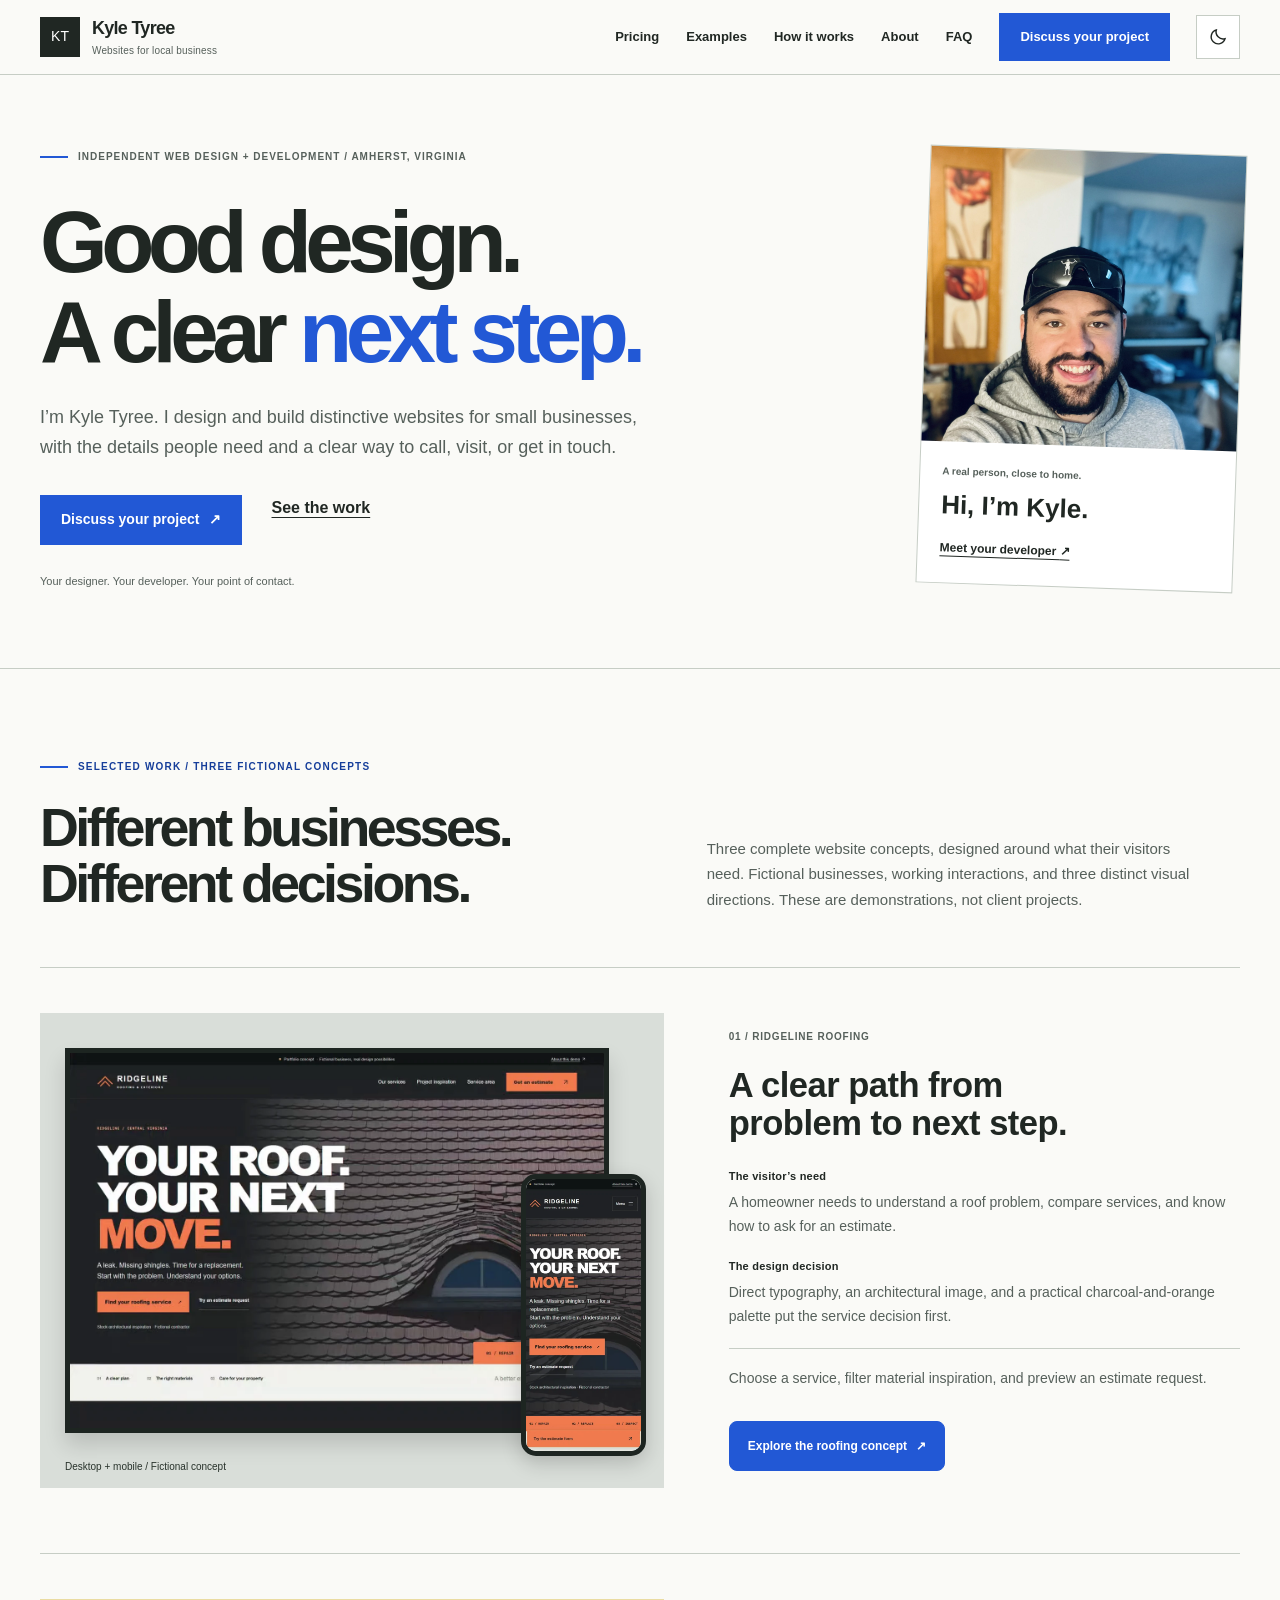
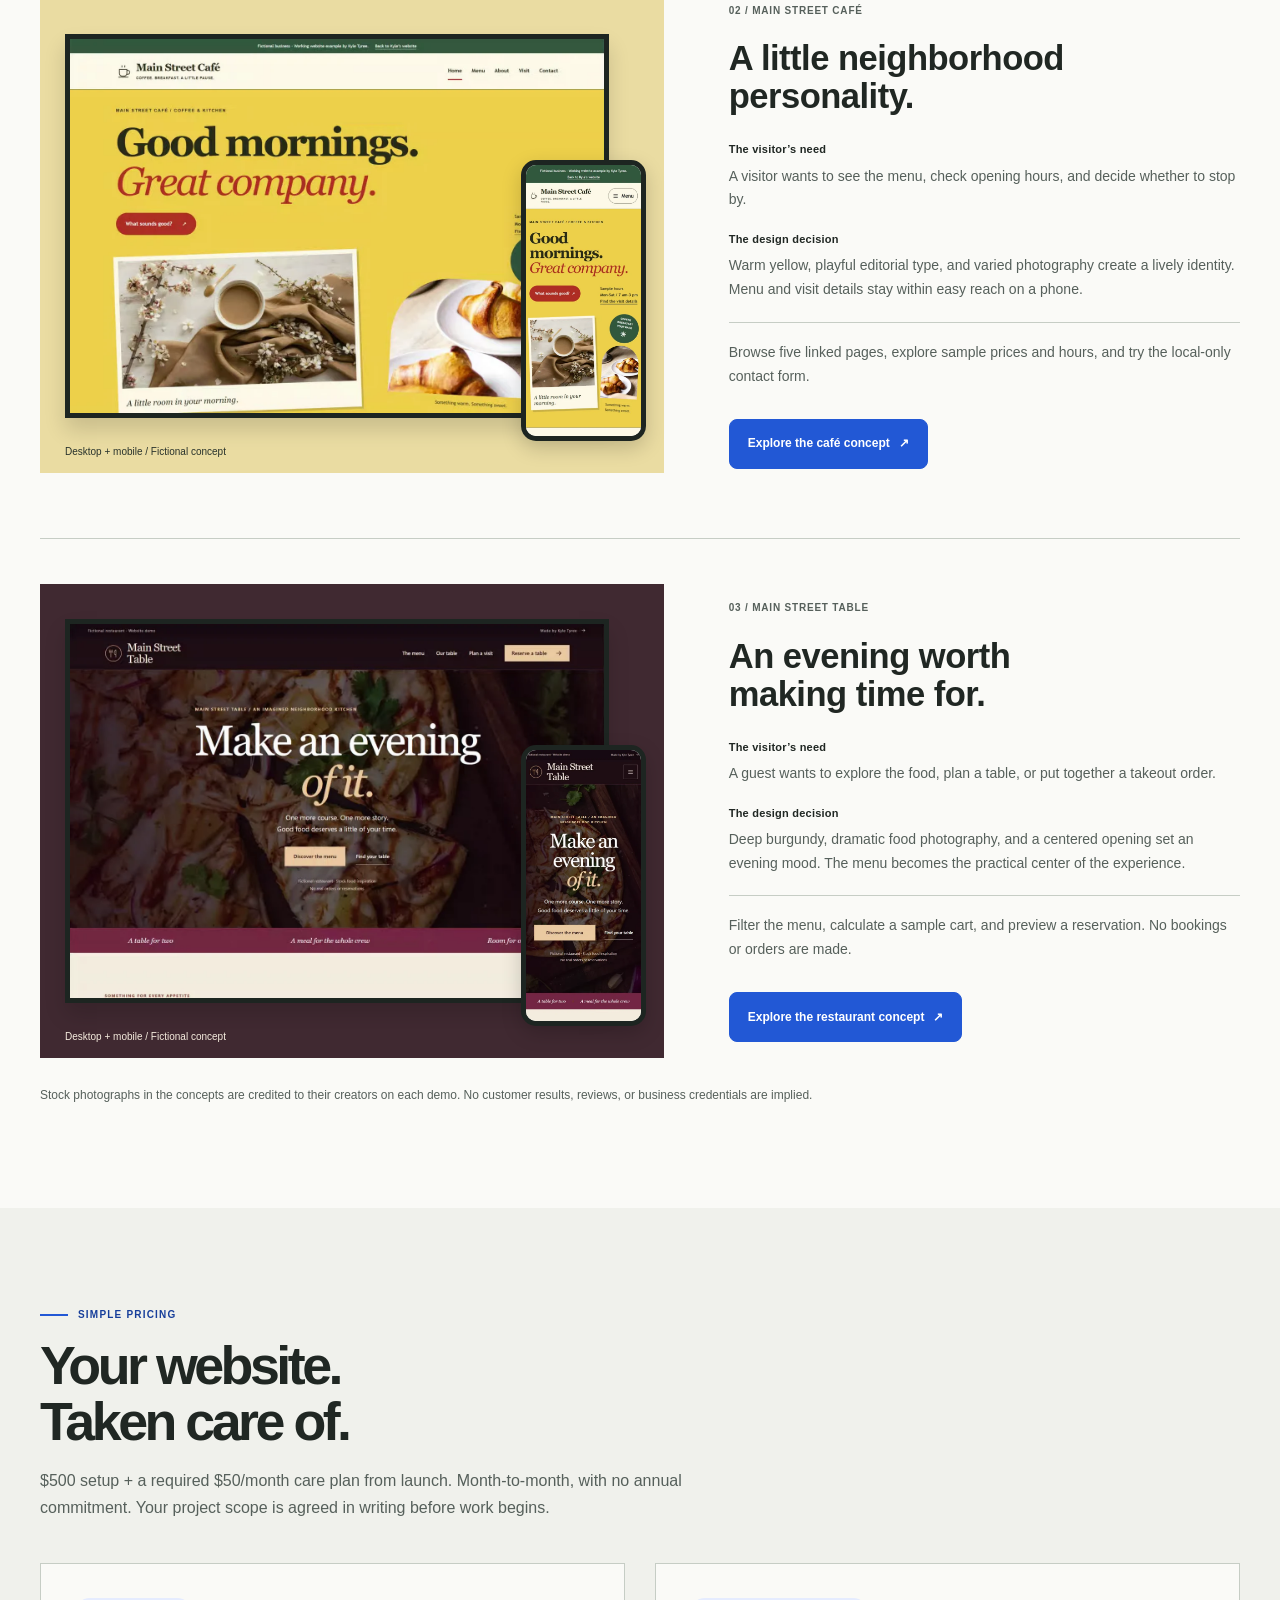
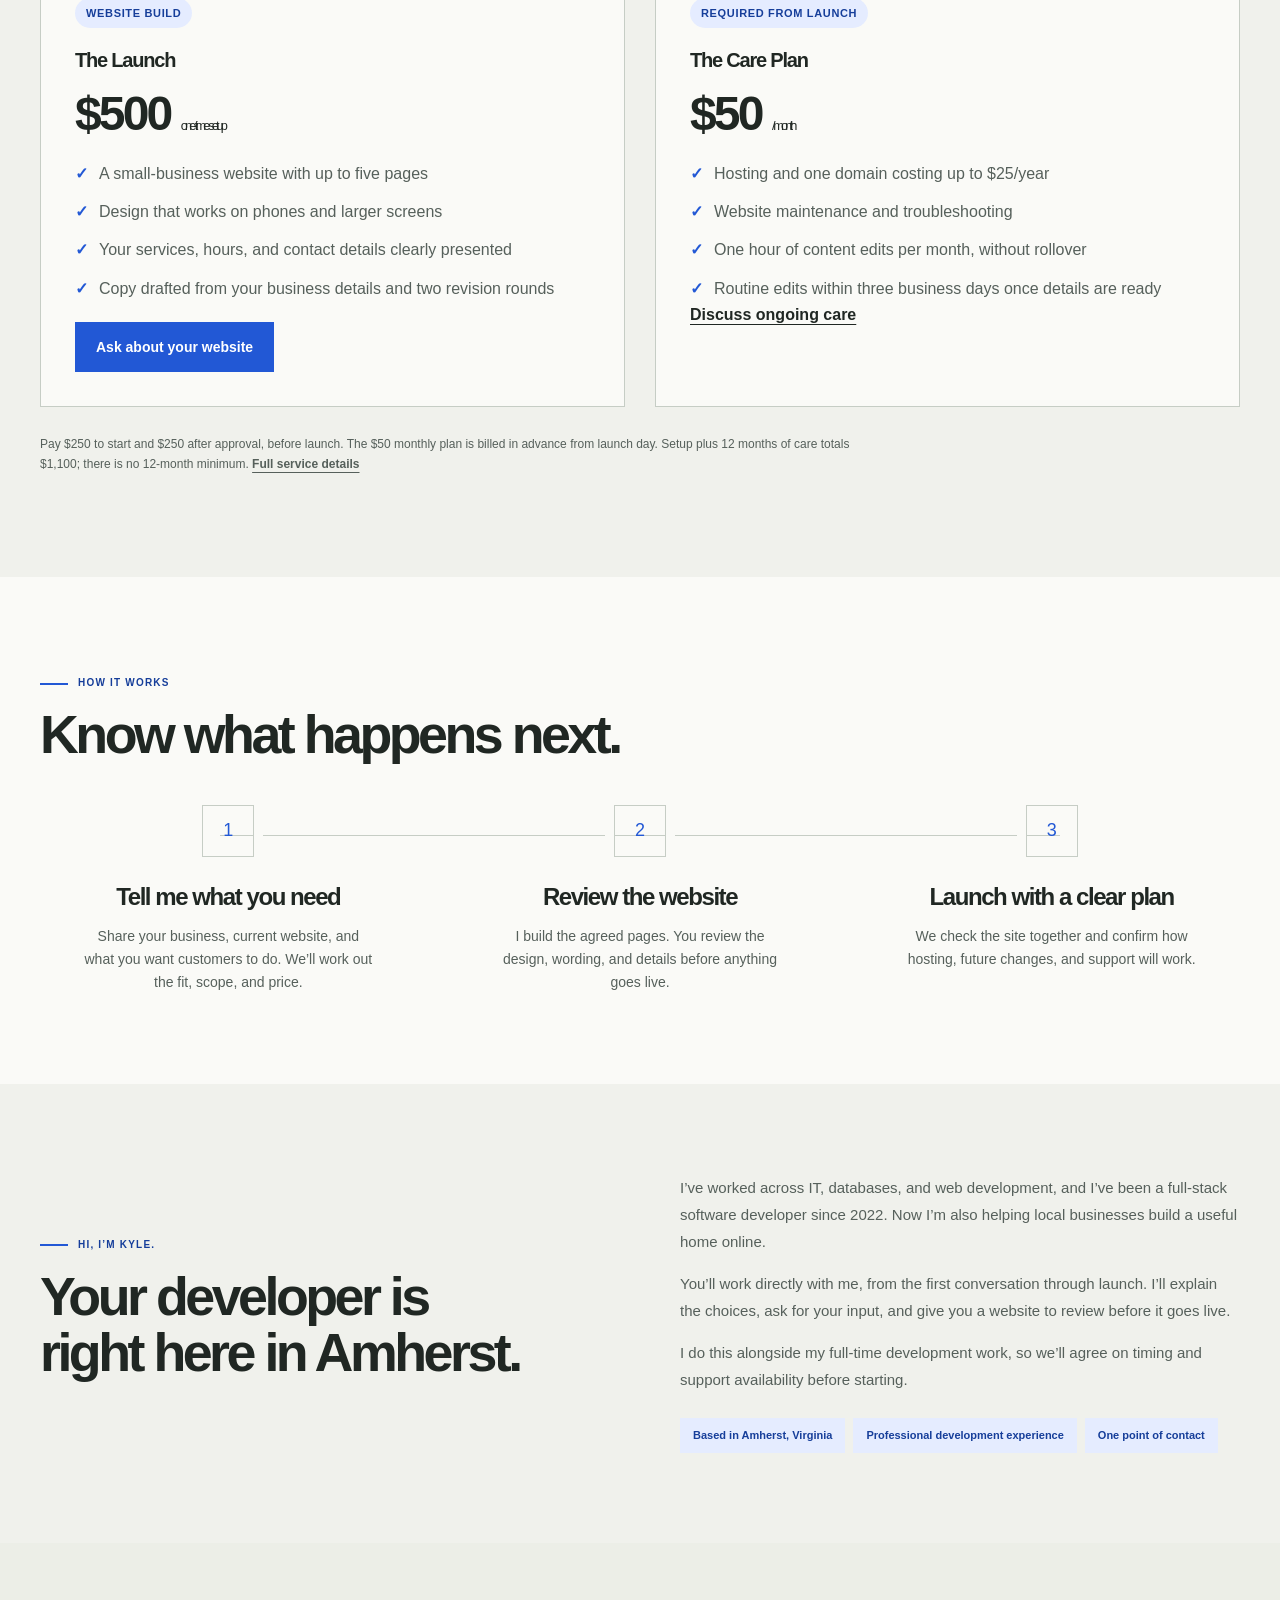
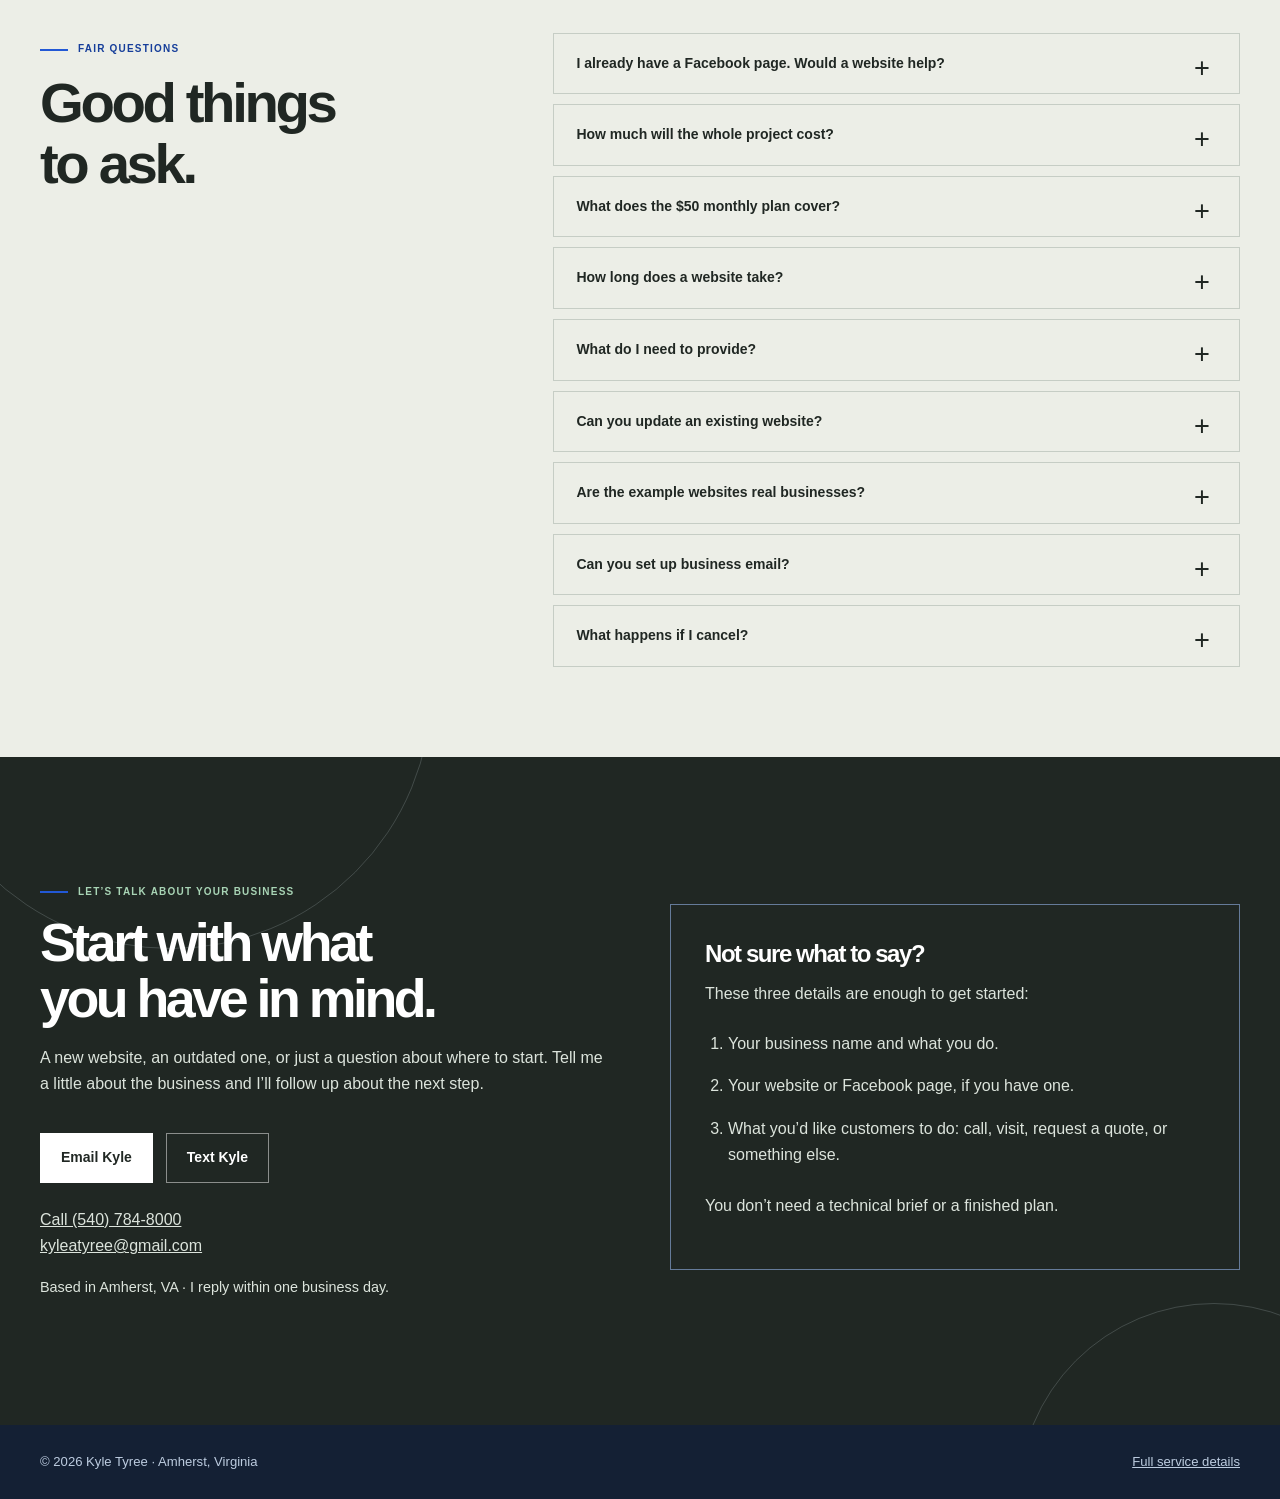
<file: index.html>
<!doctype html>
<html lang="en">
<head>
<meta charset="utf-8" />
<meta name="viewport" content="width=device-width, initial-scale=1, viewport-fit=cover" />
<meta name="color-scheme" content="light dark" />
<meta name="theme-color" content="#f7f9fc" />
<link rel="icon" href="/assets/favicon.svg?v=slate-blue-1" type="image/svg+xml" />
<link rel="canonical" href="https://kyletyree.com/" />
<meta property="og:title" content="Small-business websites | Kyle Tyree" />
<meta property="og:description" content="Help customers understand your business and take the next step. Websites by a developer in Amherst, Virginia." />
<meta property="og:type" content="website" />
<meta property="og:url" content="https://kyletyree.com/" />
<title>Small-business websites in Amherst, VA | Kyle Tyree</title>
<meta name="description" content="Websites for small businesses in Amherst, Lynchburg, and the Blue Ridge. Explore working examples and talk directly with local developer Kyle Tyree." />
<script src="/assets/theme.js?v=slate-blue-1"></script>
<link rel="stylesheet" href="/assets/site.css?v=revamp-1" />
</head>
<body>
<a class="skip-link" href="#top">Skip to content</a>
<nav class="site-nav" aria-label="Primary navigation">
<div class="wrap nav-inner">
<a class="brand" href="#top" aria-label="Kyle Tyree home"><span class="brand-mark" aria-hidden="true">KT</span><span class="brand-name">Kyle Tyree<small>Websites for local business</small></span></a>
<button class="theme-toggle" type="button" aria-label="Dark mode" hidden>
<svg class="theme-moon" width="20" height="20" viewBox="0 0 24 24" fill="none" stroke="currentColor" stroke-width="1.7" aria-hidden="true"><path d="M20.5 14A8.5 8.5 0 0 1 10 3.5 8.5 8.5 0 1 0 20.5 14Z"/></svg>
<svg class="theme-sun" width="20" height="20" viewBox="0 0 24 24" fill="none" stroke="currentColor" stroke-width="1.7" stroke-linecap="round" aria-hidden="true"><circle cx="12" cy="12" r="4"/><path d="M12 2v2m0 16v2M2 12h2m16 0h2M5 5l1.5 1.5m11 11L19 19M5 19l1.5-1.5m11-11L19 5"/></svg>
<span>Dark mode</span></button>
<button class="menu-toggle" type="button" aria-expanded="false" aria-controls="nav-links" aria-label="Open navigation">
<svg width="27" height="27" viewBox="0 0 24 24" fill="none" aria-hidden="true">
<path d="M4 7h16M4 12h16M4 17h16" stroke="currentColor" stroke-width="2" stroke-linecap="round"/>
</svg>
</button>
<div class="nav-links" id="nav-links">
<a href="#packages">Pricing</a>
<a href="#demo">Examples</a>
<a href="#how">How it works</a>
<a href="#about">About</a>
<a href="#faq">FAQ</a>
<a class="nav-cta" href="#contact">Discuss your project</a>
</div>
</div>
</nav>
<main id="top">
<section class="hero"><div class="wrap hero-layout"><div class="hero-copy"><p class="eyebrow">Independent web design + development / Amherst, Virginia</p><h1>Good design.<br>A clear <span>next step.</span></h1><p class="lede">I’m Kyle Tyree. I design and build distinctive websites for small businesses, with the details people need and a clear way to call, visit, or get in touch.</p><div class="hero-actions"><a class="button" href="#contact">Discuss your project <span aria-hidden="true">↗</span></a><a class="text-link" href="#demo">See the work</a></div><p class="hero-note">Your designer. Your developer. Your point of contact.</p></div><aside class="hero-card" aria-label="Meet your developer"><img class="portrait" src="/assets/kyle-tyree.webp" width="2316" height="3088" alt="Kyle Tyree" fetchpriority="high" decoding="async"><div><p class="profile-label">A real person, close to home.</p><h2>Hi, I’m Kyle.</h2><a class="text-link" href="#about">Meet your developer <span aria-hidden="true">↗</span></a></div></aside></div></section>

<section class="section demo" id="demo"><div class="wrap"><div class="section-head"><p class="eyebrow">SELECTED WORK / THREE FICTIONAL CONCEPTS</p><h2>Different businesses.<br>Different decisions.</h2><p>Three complete website concepts, designed around what their visitors need. Fictional businesses, working interactions, and three distinct visual directions. These are demonstrations, not client projects.</p></div><div class="demo-cards"><article class="demo-card case-roofing" aria-labelledby="case-roofing"><div class="work-visual"><div class="desktop-view"><img src="/assets/work-roofing-desktop-1280.webp" srcset="/assets/work-roofing-desktop-640.webp 640w, /assets/work-roofing-desktop-1280.webp 1280w" sizes="(max-width: 960px) 90vw, 55vw" width="1280" height="898" loading="lazy" decoding="async" alt="Desktop view of the redesigned Ridgeline Roofing concept"></div><div class="mobile-view"><img src="/assets/work-roofing-mobile-480.webp" width="480" height="1080" loading="lazy" decoding="async" alt="Mobile view of the redesigned Ridgeline Roofing concept"></div><p>Desktop + mobile / Fictional concept</p></div><div class="demo-card-copy"><p class="demo-category">01 / Ridgeline Roofing</p><h3 id="case-roofing">A clear path from<br>problem to next step.</h3><div class="case-note"><h4>The visitor’s need</h4><p>A homeowner needs to understand a roof problem, compare services, and know how to ask for an estimate.</p></div><div class="case-note"><h4>The design decision</h4><p>Direct typography, an architectural image, and a practical charcoal-and-orange palette put the service decision first.</p></div><p class="case-interaction">Choose a service, filter material inspiration, and preview an estimate request.</p><a class="button" href="https://roofing.kyletyree.com/">Explore the roofing concept <span aria-hidden="true">↗</span></a></div></article><article class="demo-card case-cafe" aria-labelledby="case-cafe"><div class="work-visual"><div class="desktop-view"><img src="/assets/work-cafe-desktop-1280.webp" srcset="/assets/work-cafe-desktop-640.webp 640w, /assets/work-cafe-desktop-1280.webp 1280w" sizes="(max-width: 960px) 90vw, 55vw" width="1280" height="898" loading="lazy" decoding="async" alt="Desktop view of the redesigned Main Street Café concept"></div><div class="mobile-view"><img src="/assets/work-cafe-mobile-480.webp" width="480" height="1080" loading="lazy" decoding="async" alt="Mobile view of the redesigned Main Street Café concept"></div><p>Desktop + mobile / Fictional concept</p></div><div class="demo-card-copy"><p class="demo-category">02 / Main Street Café</p><h3 id="case-cafe">A little neighborhood<br>personality.</h3><div class="case-note"><h4>The visitor’s need</h4><p>A visitor wants to see the menu, check opening hours, and decide whether to stop by.</p></div><div class="case-note"><h4>The design decision</h4><p>Warm yellow, playful editorial type, and varied photography create a lively identity. Menu and visit details stay within easy reach on a phone.</p></div><p class="case-interaction">Browse five linked pages, explore sample prices and hours, and try the local-only contact form.</p><a class="button" href="https://cafe.kyletyree.com/">Explore the café concept <span aria-hidden="true">↗</span></a></div></article><article class="demo-card case-restaurant" aria-labelledby="case-restaurant"><div class="work-visual"><div class="desktop-view"><img src="/assets/work-restaurant-desktop-1280.webp" srcset="/assets/work-restaurant-desktop-640.webp 640w, /assets/work-restaurant-desktop-1280.webp 1280w" sizes="(max-width: 960px) 90vw, 55vw" width="1280" height="898" loading="lazy" decoding="async" alt="Desktop view of the redesigned Main Street Table concept"></div><div class="mobile-view"><img src="/assets/work-restaurant-mobile-480.webp" width="480" height="1080" loading="lazy" decoding="async" alt="Mobile view of the redesigned Main Street Table concept"></div><p>Desktop + mobile / Fictional concept</p></div><div class="demo-card-copy"><p class="demo-category">03 / Main Street Table</p><h3 id="case-restaurant">An evening worth<br>making time for.</h3><div class="case-note"><h4>The visitor’s need</h4><p>A guest wants to explore the food, plan a table, or put together a takeout order.</p></div><div class="case-note"><h4>The design decision</h4><p>Deep burgundy, dramatic food photography, and a centered opening set an evening mood. The menu becomes the practical center of the experience.</p></div><p class="case-interaction">Filter the menu, calculate a sample cart, and preview a reservation. No bookings or orders are made.</p><a class="button" href="https://restaurant.kyletyree.com/">Explore the restaurant concept <span aria-hidden="true">↗</span></a></div></article></div><p class="package-note">Stock photographs in the concepts are credited to their creators on each demo. No customer results, reviews, or business credentials are implied.</p></div></section>
<section class="section packages" id="packages">
<div class="wrap">
<div class="section-head">
<p class="eyebrow">Simple pricing</p>
<h2>Your website.<br>Taken care of.</h2>
<p> $500 setup + a required $50/month care plan from launch. Month-to-month, with no annual commitment. Your project scope is agreed in writing before work begins.</p>
</div>
<div class="package-grid">
<article class="package">
<span class="package-tag">Website build</span>
<h3>The Launch</h3>
<p class="price">$500 <small>one-time setup</small>
</p>
<ul>
<li>A small-business website with up to five pages</li>
<li>Design that works on phones and larger screens</li>
<li>Your services, hours, and contact details clearly presented</li>
<li>Copy drafted from your business details and two revision rounds</li>
</ul>
<a class="button" href="#contact">Ask about your website</a>
</article>
<article class="package">
<span class="package-tag">Required from launch</span>
<h3>The Care Plan</h3>
<p class="price">$50 <small>/ month</small>
</p>
<ul><li>Hosting and one domain costing up to $25/year</li><li>Website maintenance and troubleshooting</li><li>One hour of content edits per month, without rollover</li><li>Routine edits within three business days once details are ready</li></ul>
<a class="text-link" href="#contact">Discuss ongoing care</a>
</article>
</div>
<p class="package-note">Pay $250 to start and $250 after approval, before launch. The $50 monthly plan is billed in advance from launch day. Setup plus 12 months of care totals $1,100; there is no 12-month minimum. <a class="text-link" href="/service-details.html">Full service details</a></p>
</div>
</section>
<section class="section how" id="how">
<div class="wrap">
<div class="section-head">
<p class="eyebrow">How it works</p>
<h2>Know what happens next.</h2>
</div>
<div class="steps">
<article class="step">
<span class="step-num">1</span>
<h3>Tell me what you need</h3>
<p>Share your business, current website, and what you want customers to do. We’ll work out the fit, scope, and price.</p>
</article>
<article class="step">
<span class="step-num">2</span>
<h3>Review the website</h3>
<p>I build the agreed pages. You review the design, wording, and details before anything goes live.</p>
</article>
<article class="step">
<span class="step-num">3</span>
<h3>Launch with a clear plan</h3>
<p>We check the site together and confirm how hosting, future changes, and support will work.</p>
</article>
</div>
</div>
</section>
<section class="section about" id="about">
<div class="wrap about-grid">
<div class="about-heading">
<p class="eyebrow">Hi, I’m Kyle.</p>
<h2>Your developer is right here in Amherst.</h2>
</div>
<div class="about-copy">
<p>I’ve worked across IT, databases, and web development, and I’ve been a full-stack software developer since 2022. Now I’m also helping local businesses build a useful home online.</p>
<p>You’ll work directly with me, from the first conversation through launch. I’ll explain the choices, ask for your input, and give you a website to review before it goes live.</p>
<p>I do this alongside my full-time development work, so we’ll agree on timing and support availability before starting.</p>
<div class="about-facts">
<span>Based in Amherst, Virginia</span>
<span>Professional development experience</span>
<span>One point of contact</span>
</div>
</div>
</div>
</section>
<section class="section faq" id="faq">
<div class="wrap faq-layout">
<div>
<p class="eyebrow">Fair questions</p>
<h2>Good things to ask.</h2>
</div>
<div class="faq-list">
<details>
<summary>I already have a Facebook page. Would a website help?</summary>
<p>It depends on what your customers need. A website gives you a dedicated place for services, menus, hours, and inquiries that you can link from Facebook, your business listing, and printed materials. I’ll help you decide whether that would be useful for your business.</p>
</details>
<details>
<summary>How much will the whole project cost?</summary>
<p>The standard package is $500 setup plus a required $50/month plan from launch. Custom features and approved extras are quoted separately. <a href="/service-details.html">See the full scope and payment details.</a></p>
</details>
<details>
<summary>What does the $50 monthly plan cover?</summary>
<p>Hosting, one domain costing up to $25/year, website maintenance, and one hour of content edits each month without rollover. The plan is month-to-month. Extra edits cost $50/hour in 15-minute increments, with your approval first.</p>
</details>
<details>
<summary>How long does a website take?</summary>
<p>The target is 2–4 weeks after receiving your deposit and required content. We agree on the date before work starts; delayed feedback or added scope can move it.</p>
</details>
<details>
<summary>What do I need to provide?</summary>
<p>Provide your business details, services or menu, photos, and logo. I draft and polish the wording from those details. New branding and custom features are quoted separately.</p>
</details>
<details>
<summary>Can you update an existing website?</summary>
<p>Send me the link and explain what isn’t working for you. I’ll review whether changes to the current site or a rebuild make sense before proposing work.</p>
</details>
<details>
<summary>Are the example websites real businesses?</summary>
<p>No. They are complete demonstration websites for fictional businesses. You can browse every page and try the forms, but those forms do not send or save information.</p>
</details>
<details><summary>Can you set up business email?</summary><p>Yes. Google Workspace setup is $100 for a straightforward new account with up to three users. You own the account and pay Google directly. Existing email migration is quoted separately. <a href="/service-details.html#email">Email setup details</a></p></details>
<details><summary>What happens if I cancel?</summary><p>Cancel before your next billing date. Service continues through the paid period, then your new provider can take over your domain and paid-for website files. Before launch, service payments are refundable, excluding approved, nonrefundable third-party purchases. <a href="/service-details.html#cancellation">Cancellation and handoff details</a></p></details>
</div>
</div>
</section>
<section class="contact" id="contact">
<div class="wrap contact-grid">
<div>
<p class="eyebrow" style="color:#a8d4b5">Let’s talk about your business</p>
<h2>Start with what you have in mind.</h2>
<p>A new website, an outdated one, or just a question about where to start. Tell me a little about the business and I’ll follow up about the next step.</p>
<div class="contact-actions">
<a class="button" href="mailto:kyleatyree@gmail.com?subject=Website%20inquiry">Email Kyle</a>
<a class="button secondary" href="sms:+15407848000">Text Kyle</a>
</div>
<p>
<a href="tel:+15407848000">Call (540) 784-8000</a>
<br>
<a href="mailto:kyleatyree@gmail.com">kyleatyree@gmail.com</a>
</p>
<p class="contact-note">Based in Amherst, VA · I reply within one business day.</p>
</div>
<div class="contact-steps">
<h3>Not sure what to say?</h3>
<p>These three details are enough to get started:</p>
<ol>
<li>Your business name and what you do.</li>
<li>Your website or Facebook page, if you have one.</li>
<li>What you’d like customers to do: call, visit, request a quote, or something else.</li>
</ol>
<p>You don’t need a technical brief or a finished plan.</p>
</div>
</div>
</section>
</main>
<footer>
<div class="wrap footer-inner">
<span>© 2026 Kyle Tyree · Amherst, Virginia</span>
<a href="/service-details.html">Full service details</a>
</div>
</footer>
<script src="/assets/site.js" defer>
</script>
</body>
</html>
</file>
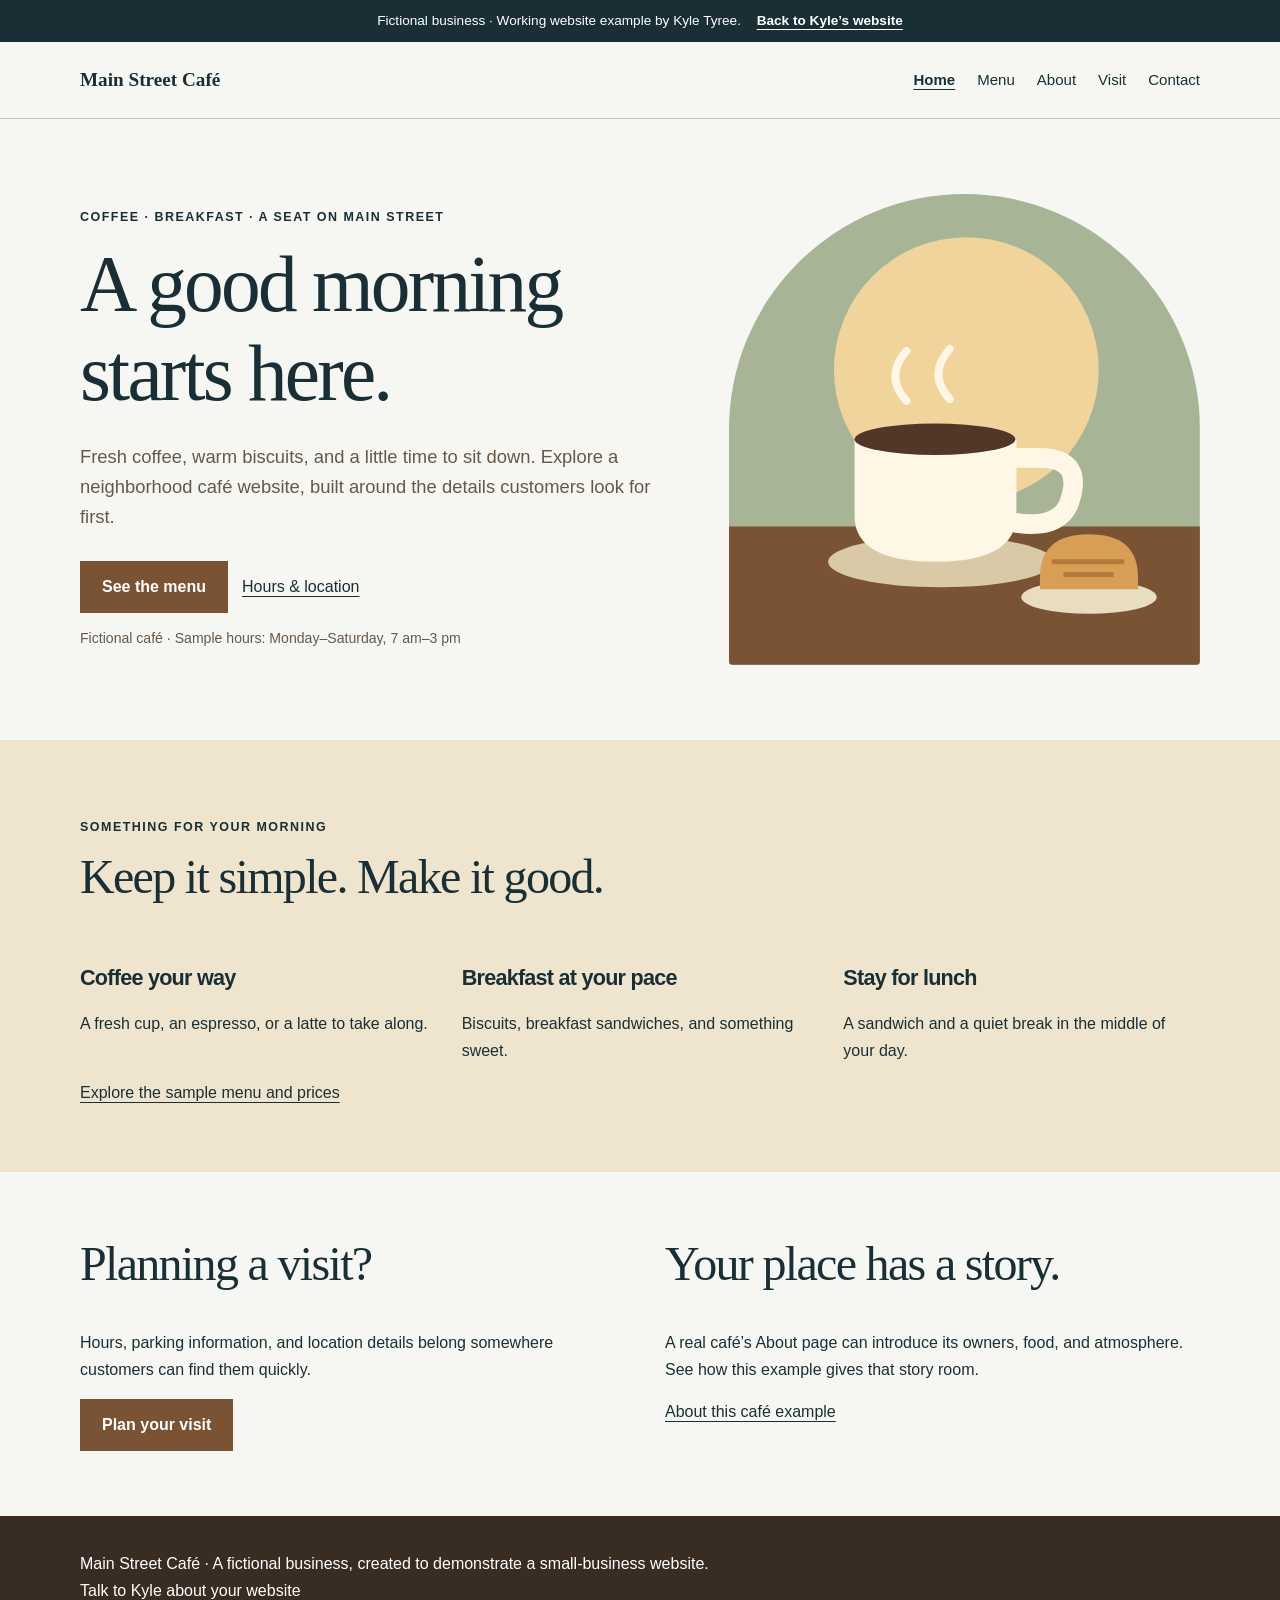
<file: demos/cafe/index.html>
<!doctype html>
<html lang="en">
<head>
<meta charset="utf-8">
<meta name="viewport" content="width=device-width,initial-scale=1">
<meta name="robots" content="noindex,nofollow">
<title>Home | Main Street Café · Demo</title>
<link rel="stylesheet" href="../demo.css">
<script src="../demo.js" defer>
</script>
</head>
<body class="cafe">
<a class="skip" href="#main">Skip to content</a>
<div class="demo-banner">Fictional business · Working website example by Kyle Tyree. <a href="/#demo">Back to Kyle’s website</a>
</div>
<header>
<div class="wrap nav">
<a class="brand" href="index.html">Main Street Café</a>
<nav aria-label="Main navigation">
<a href="index.html" aria-current="page">Home</a>
<a href="menu.html">Menu</a>
<a href="about.html">About</a>
<a href="visit.html">Visit</a>
<a href="contact.html">Contact</a>
</nav>
</div>
</header>
<main id="main">
<section class="hero">
<div class="wrap hero-grid">
<div>
<p class="eyebrow">Coffee · Breakfast · A seat on Main Street</p>
<h1>A good morning starts here.</h1>
<p class="intro">Fresh coffee, warm biscuits, and a little time to sit down. Explore a neighborhood café website, built around the details customers look for first.</p>
<div class="actions">
<a class="button" href="menu.html">See the menu</a>
<a href="visit.html">Hours &amp; location</a>
</div>
<p class="note">Fictional café · Sample hours: Monday–Saturday, 7 am–3 pm</p>
</div>
<div class="art">
<svg viewBox="0 0 480 480" role="img" aria-label="Illustration of coffee and a biscuit on a café table">
<rect width="480" height="480" fill="#a7b496"/>
<circle cx="242" cy="179" r="135" fill="#f0d49c"/>
<path d="M0 339h480v141H0z" fill="#795334"/>
<ellipse cx="216" cy="375" rx="115" ry="26" fill="#d9c9a6"/>
<path d="M128 249h165v78q0 48-83 48t-82-48z" fill="#fff7e5"/>
<path d="M291 269h25q48 0 30 48-12 25-55 18" fill="none" stroke="#fff7e5" stroke-width="20"/>
<ellipse cx="210" cy="250" rx="82" ry="16" fill="#503727"/>
<path d="M181 211q-23-25 0-51m44 49q-23-25 0-51" fill="none" stroke="#fff7e5" stroke-width="8" stroke-linecap="round"/>
<ellipse cx="367" cy="411" rx="69" ry="17" fill="#e8ddc1"/>
<path d="M317 391q0-44 50-44t50 44v12H317z" fill="#d99e55"/>
<path d="M329 375h74m-62 13h51" stroke="#b4793c" stroke-width="5"/>
</svg>
</div>
</div>
</section>
<section class="section tint">
<div class="wrap">
<p class="eyebrow">Something for your morning</p>
<h2>Keep it simple. Make it good.</h2>
<div class="grid">
<article>
<h3>Coffee your way</h3>
<p>A fresh cup, an espresso, or a latte to take along.</p>
</article>
<article>
<h3>Breakfast at your pace</h3>
<p>Biscuits, breakfast sandwiches, and something sweet.</p>
</article>
<article>
<h3>Stay for lunch</h3>
<p>A sandwich and a quiet break in the middle of your day.</p>
</article>
</div>
<a href="menu.html">Explore the sample menu and prices</a>
</div>
</section>
<section class="section">
<div class="wrap two">
<div>
<h2>Planning a visit?</h2>
<p>Hours, parking information, and location details belong somewhere customers can find them quickly.</p>
<a class="button" href="visit.html">Plan your visit</a>
</div>
<div>
<h2>Your place has a story.</h2>
<p>A real café’s About page can introduce its owners, food, and atmosphere. See how this example gives that story room.</p>
<a href="about.html">About this café example</a>
</div>
</div>
</section>
</main>
<footer>
<div class="wrap">
<p>Main Street Café · A fictional business, created to demonstrate a small-business website.</p>
<a href="/#contact">Talk to Kyle about your website</a>
</div>
</footer>
</body>
</html>
</file>
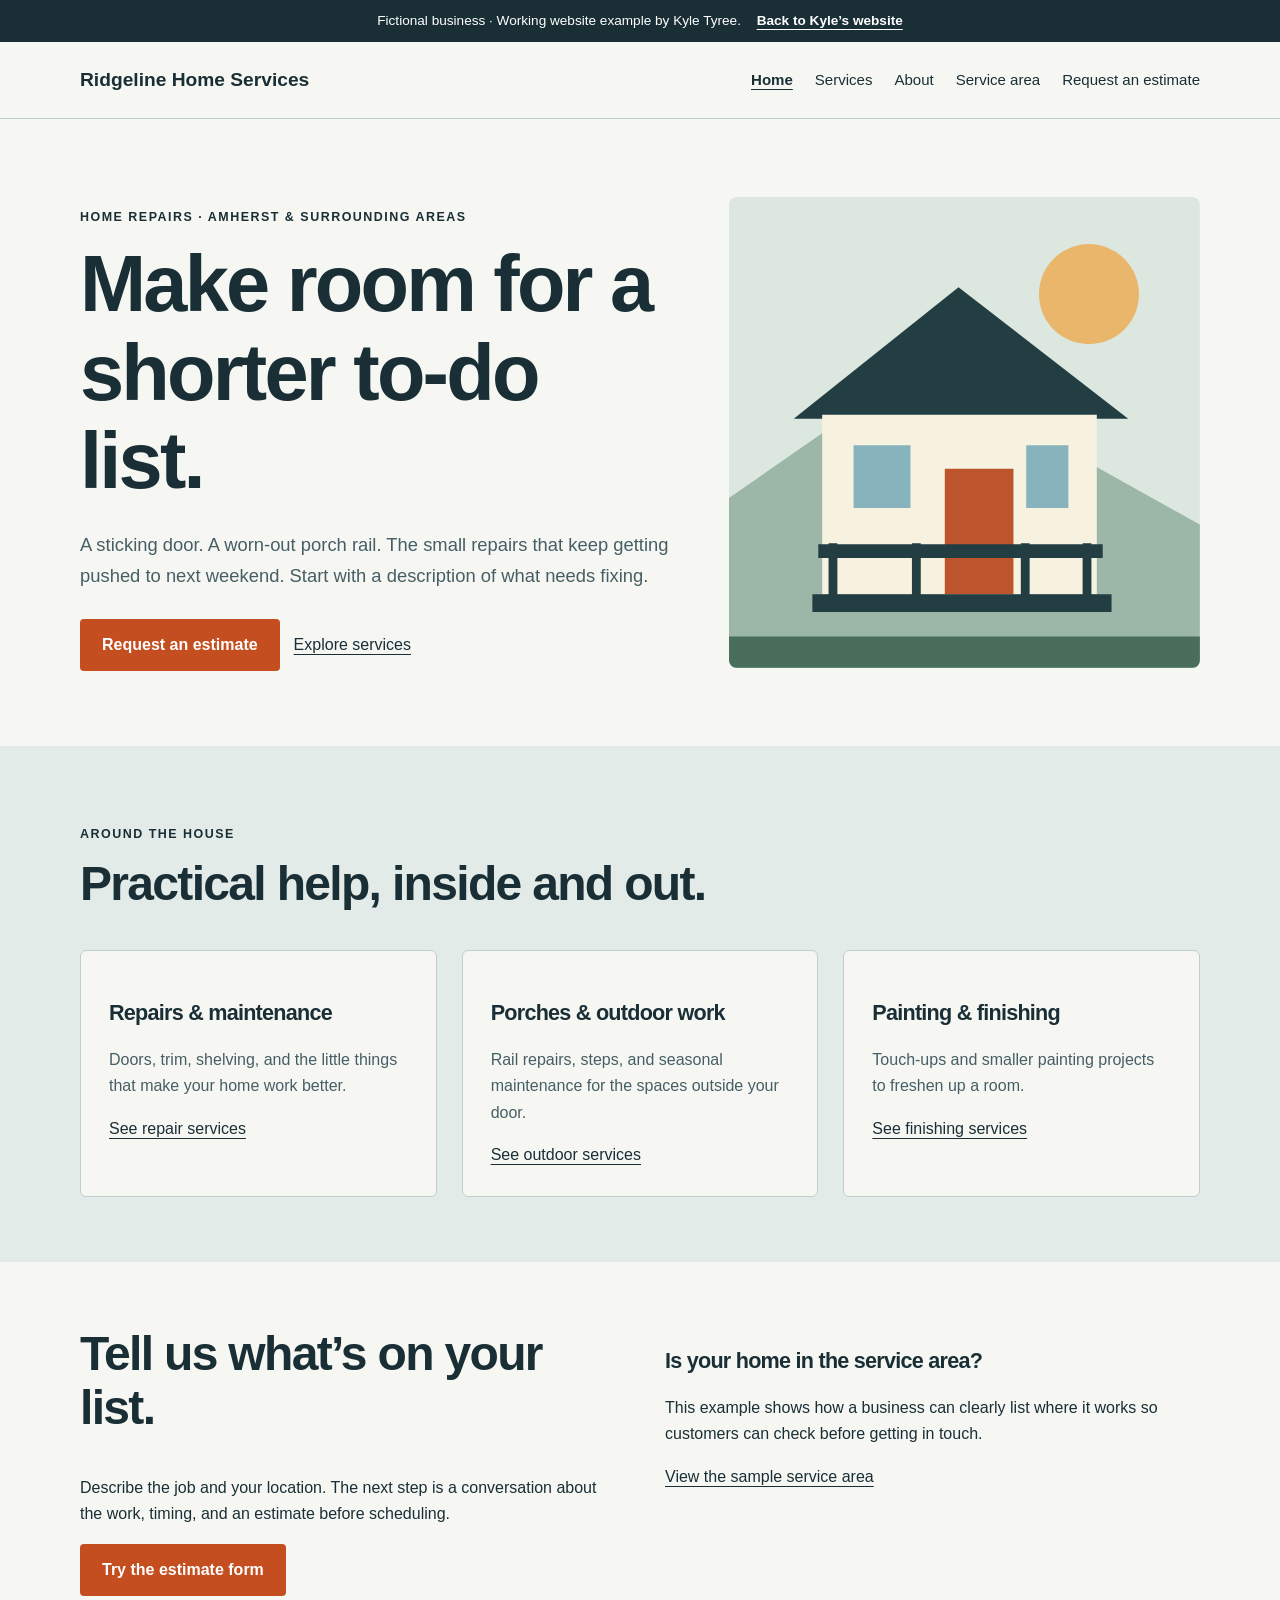
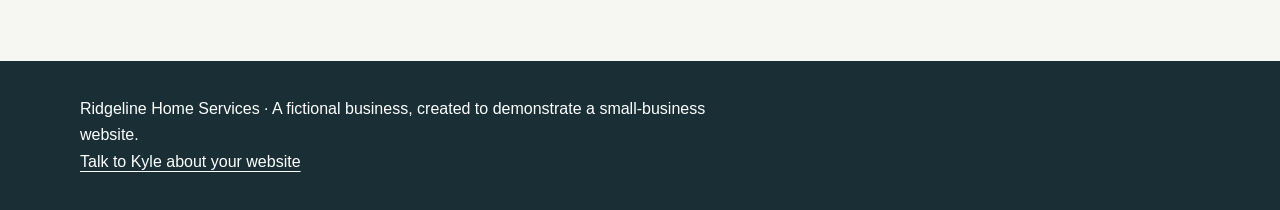
<file: demos/home-services/index.html>
<!doctype html>
<html lang="en">
<head>
<meta charset="utf-8">
<meta name="viewport" content="width=device-width,initial-scale=1">
<meta name="robots" content="noindex,nofollow">
<title>Home | Ridgeline Home Services · Demo</title>
<link rel="stylesheet" href="../demo.css">
<script src="../demo.js" defer>
</script>
</head>
<body class="home-services">
<a class="skip" href="#main">Skip to content</a>
<div class="demo-banner">Fictional business · Working website example by Kyle Tyree. <a href="/#demo">Back to Kyle’s website</a>
</div>
<header>
<div class="wrap nav">
<a class="brand" href="index.html">Ridgeline Home Services</a>
<nav aria-label="Main navigation">
<a href="index.html" aria-current="page">Home</a>
<a href="services.html">Services</a>
<a href="about.html">About</a>
<a href="service-area.html">Service area</a>
<a href="contact.html">Request an estimate</a>
</nav>
</div>
</header>
<main id="main">
<section class="hero">
<div class="wrap hero-grid">
<div>
<p class="eyebrow">Home repairs · Amherst &amp; surrounding areas</p>
<h1>Make room for a shorter to-do list.</h1>
<p class="intro">A sticking door. A worn-out porch rail. The small repairs that keep getting pushed to next weekend. Start with a description of what needs fixing.</p>
<div class="actions">
<a class="button" href="contact.html">Request an estimate</a>
<a href="services.html">Explore services</a>
</div>
</div>
<div class="art">
<svg viewBox="0 0 480 480" role="img" aria-label="Illustration of a home with a repaired porch">
<rect width="480" height="480" fill="#dce8df"/>
<circle cx="367" cy="99" r="51" fill="#eab66c"/>
<path d="M0 307 99 238l75 52 91-76 215 120v146H0Z" fill="#9cb7a7"/>
<path d="M66 226 234 92l173 134" fill="#233e43"/>
<path d="M95 222h280v183H95z" fill="#f7f2df"/>
<path d="M220 277h70v128h-70z" fill="#bd552c"/>
<path d="M127 253h58v64h-58zm176 0h43v64h-43z" fill="#86b3bc"/>
<path d="M91 354h290v14H91zm-6 51h305v18H85z" fill="#233e43"/>
<path d="M106 353v53m85-53v53m111-53v53m63-53v53" stroke="#233e43" stroke-width="9"/>
<path d="M0 448h480v32H0z" fill="#496f5c"/>
</svg>
</div>
</div>
</section>
<section class="section tint">
<div class="wrap">
<p class="eyebrow">Around the house</p>
<h2>Practical help, inside and out.</h2>
<div class="grid">
<article class="card">
<h3>Repairs &amp; maintenance</h3>
<p>Doors, trim, shelving, and the little things that make your home work better.</p>
<a href="services.html#repairs">See repair services</a>
</article>
<article class="card">
<h3>Porches &amp; outdoor work</h3>
<p>Rail repairs, steps, and seasonal maintenance for the spaces outside your door.</p>
<a href="services.html#outdoors">See outdoor services</a>
</article>
<article class="card">
<h3>Painting &amp; finishing</h3>
<p>Touch-ups and smaller painting projects to freshen up a room.</p>
<a href="services.html#finishing">See finishing services</a>
</article>
</div>
</div>
</section>
<section class="section">
<div class="wrap two">
<div>
<h2>Tell us what’s on your list.</h2>
<p>Describe the job and your location. The next step is a conversation about the work, timing, and an estimate before scheduling.</p>
<a class="button" href="contact.html">Try the estimate form</a>
</div>
<div>
<h3>Is your home in the service area?</h3>
<p>This example shows how a business can clearly list where it works so customers can check before getting in touch.</p>
<a href="service-area.html">View the sample service area</a>
</div>
</div>
</section>
</main>
<footer>
<div class="wrap">
<p>Ridgeline Home Services · A fictional business, created to demonstrate a small-business website.</p>
<a href="/#contact">Talk to Kyle about your website</a>
</div>
</footer>
</body>
</html>
</file>
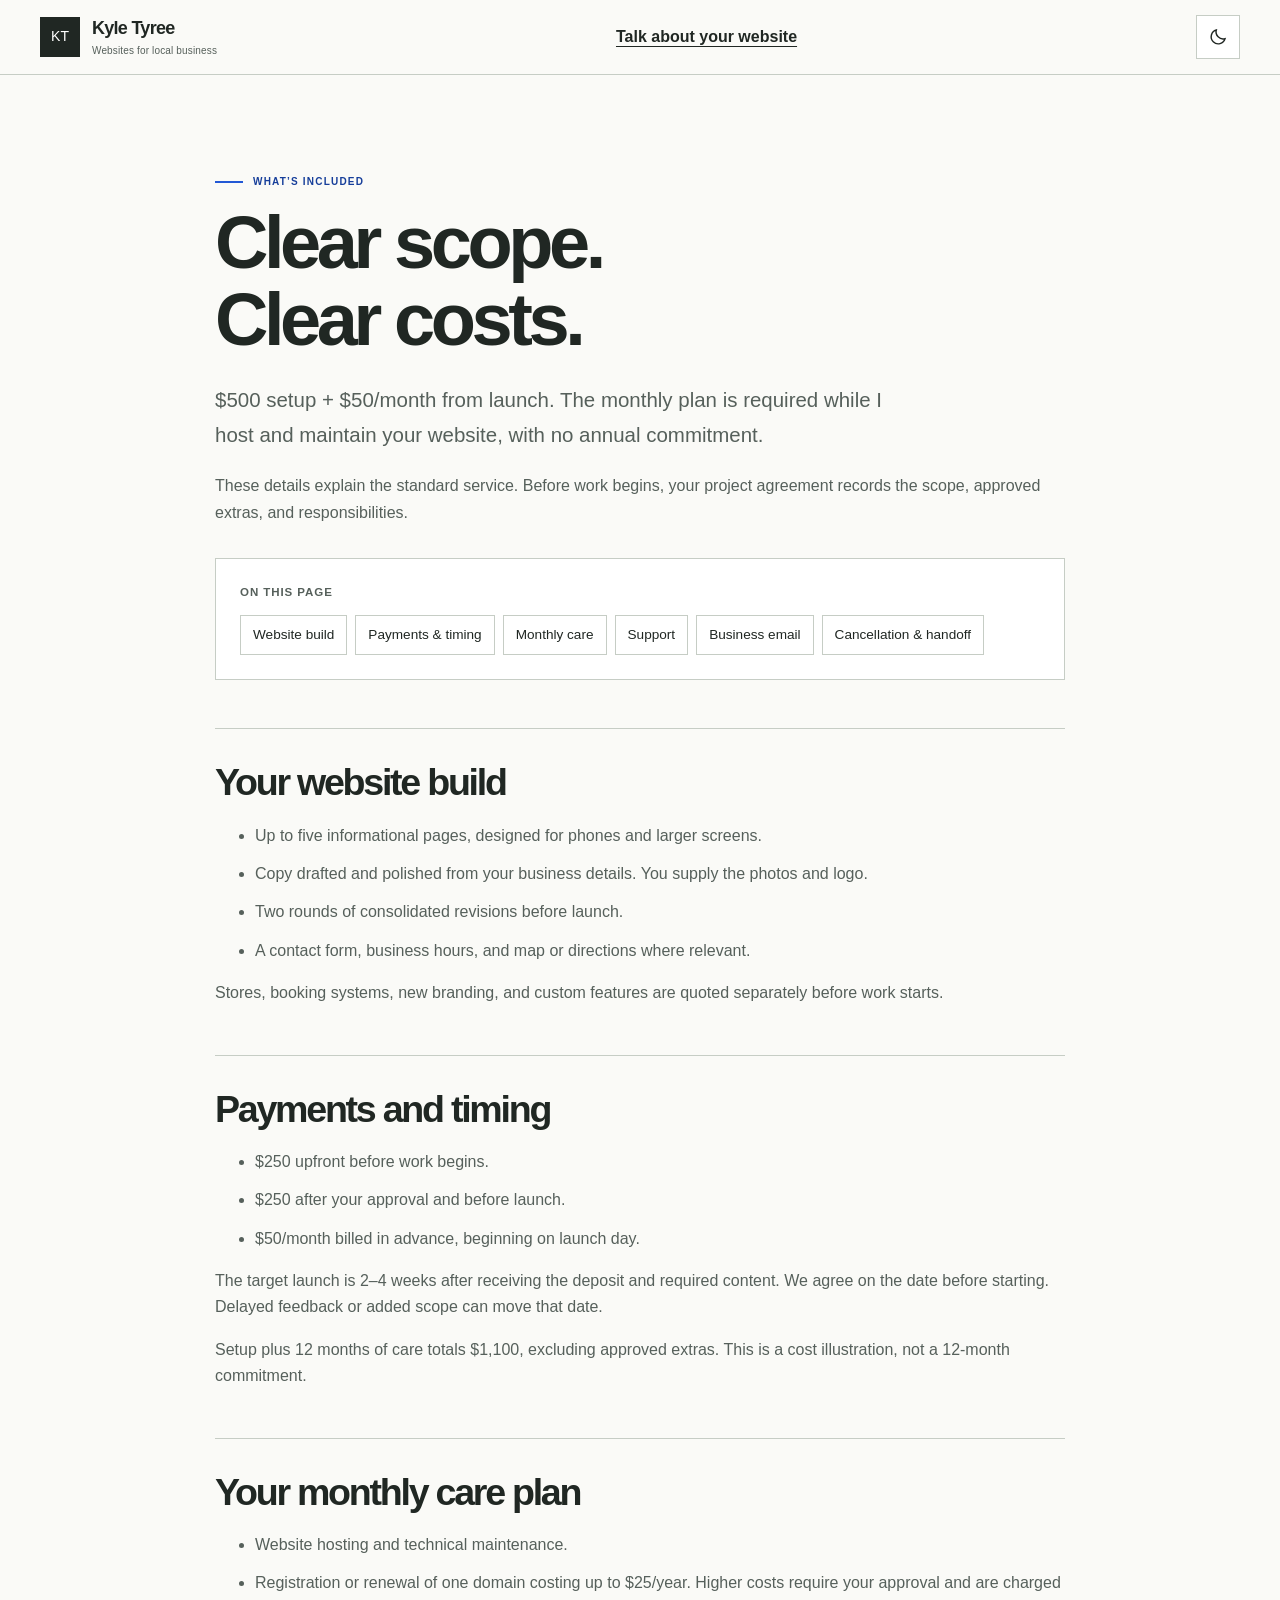
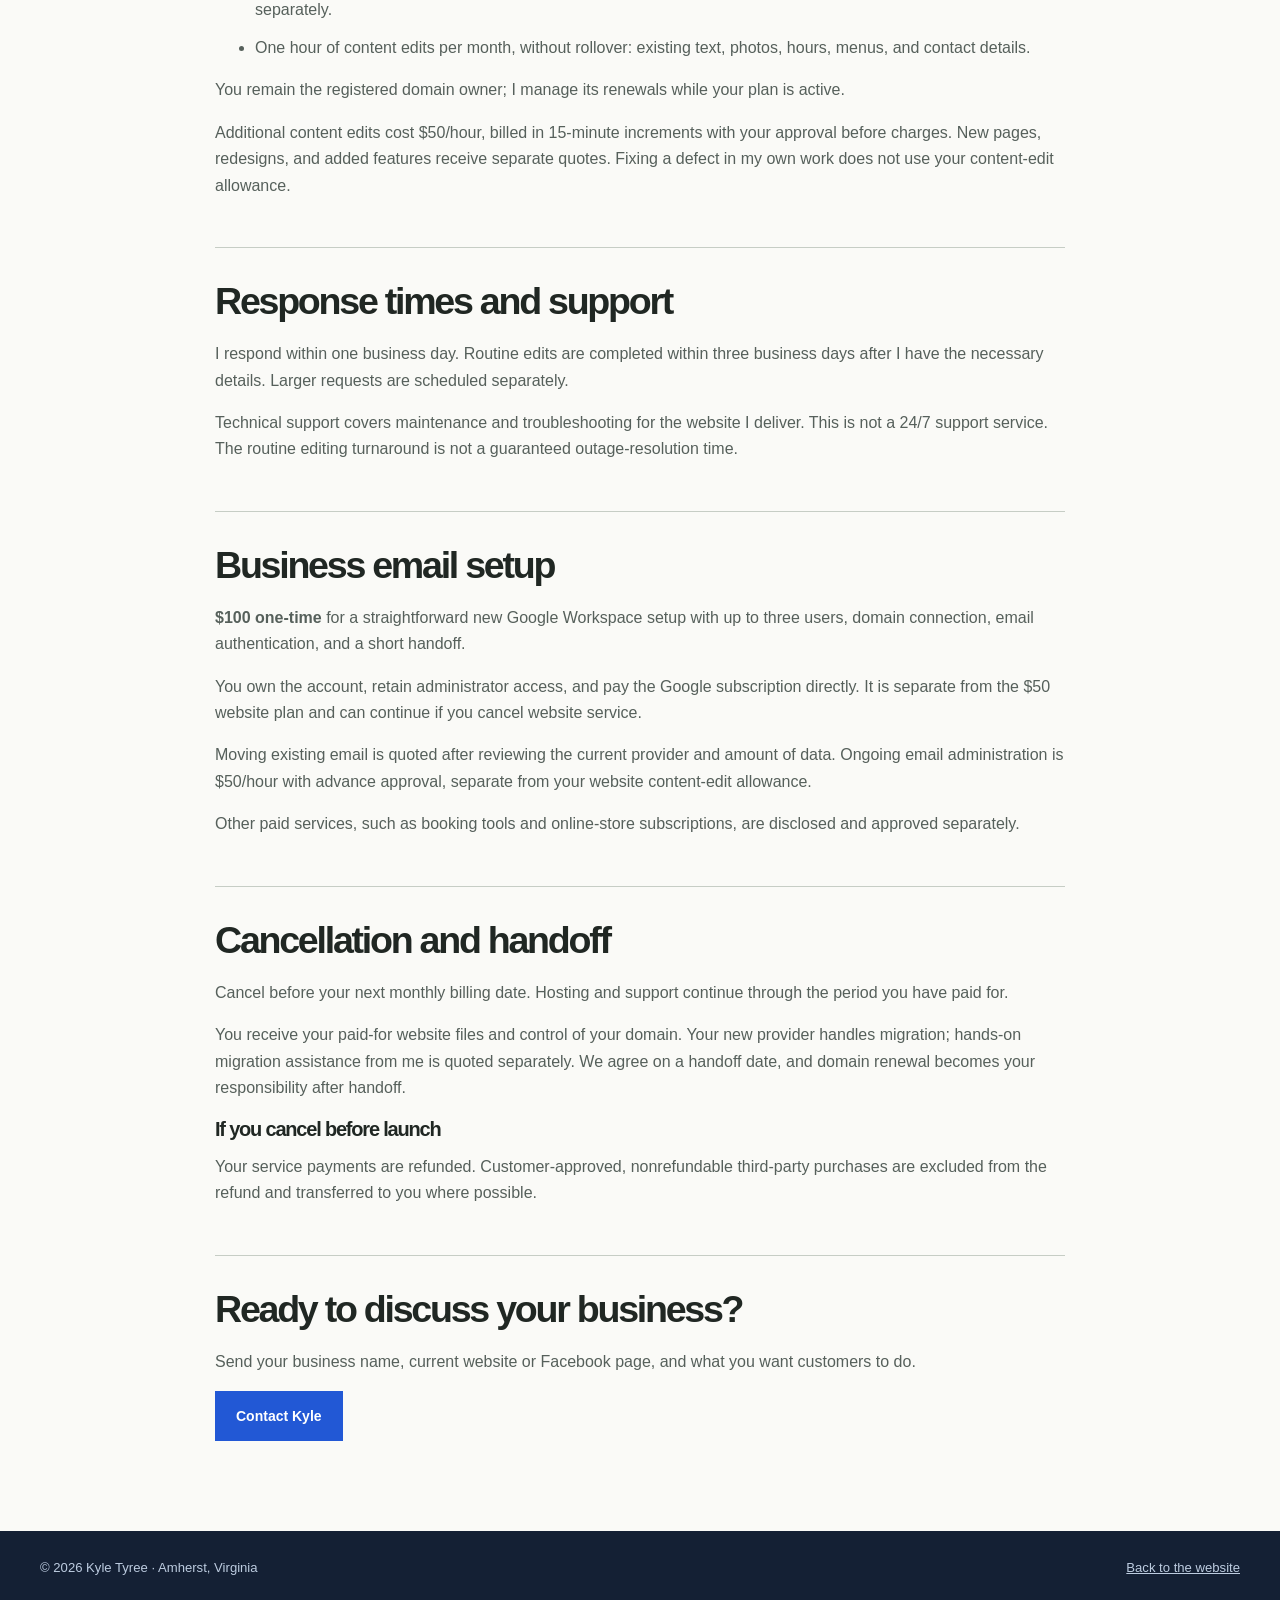
<file: service-details.html>
<!doctype html>
<html lang="en">
<head>
<meta charset="utf-8" />
<meta name="viewport" content="width=device-width, initial-scale=1, viewport-fit=cover" />
<meta name="color-scheme" content="light dark" />
<meta name="theme-color" content="#f7f9fc" />
<link rel="icon" href="/assets/favicon.svg?v=slate-blue-1" type="image/svg+xml" />
<link rel="canonical" href="https://kyletyree.com/service-details.html" />
<meta property="og:title" content="Small-business websites | Kyle Tyree" />
<meta property="og:description" content="Help customers understand your business and take the next step. Websites by a developer in Amherst, Virginia." />
<meta property="og:type" content="website" />
<meta property="og:url" content="https://kyletyree.com/service-details.html" />
<title>Website pricing and service details | Kyle Tyree</title>
<meta name="description" content="Website scope, pricing, monthly care, support, and handoff details for Kyle Tyree’s small-business website service." />
<script src="/assets/theme.js?v=slate-blue-1"></script>
<link rel="stylesheet" href="/assets/site.css?v=revamp-1" />
</head>
<body>
<a class="skip-link" href="#main">Skip to content</a>
<header class="site-nav"><div class="wrap nav-inner"><a class="brand" href="/" aria-label="Kyle Tyree home"><span class="brand-mark" aria-hidden="true">KT</span><span class="brand-name">Kyle Tyree<small>Websites for local business</small></span></a><a class="text-link" href="/#contact">Talk about your website</a><button class="theme-toggle" type="button" aria-label="Dark mode" hidden>
<svg class="theme-moon" width="20" height="20" viewBox="0 0 24 24" fill="none" stroke="currentColor" stroke-width="1.7" aria-hidden="true"><path d="M20.5 14A8.5 8.5 0 0 1 10 3.5 8.5 8.5 0 1 0 20.5 14Z"/></svg>
<svg class="theme-sun" width="20" height="20" viewBox="0 0 24 24" fill="none" stroke="currentColor" stroke-width="1.7" stroke-linecap="round" aria-hidden="true"><circle cx="12" cy="12" r="4"/><path d="M12 2v2m0 16v2M2 12h2m16 0h2M5 5l1.5 1.5m11 11L19 19M5 19l1.5-1.5m11-11L19 5"/></svg>
<span>Dark mode</span></button></div></header>
<main id="main" class="section"><div class="wrap service-document">
<p class="eyebrow">What’s included</p><h1>Clear scope.<br>Clear costs.</h1>
<p class="lede">$500 setup + $50/month from launch. The monthly plan is required while I host and maintain your website, with no annual commitment.</p>
<p>These details explain the standard service. Before work begins, your project agreement records the scope, approved extras, and responsibilities.</p>
<nav class="service-nav" aria-label="Service details"><span>On this page</span><a href="#build">Website build</a><a href="#timing">Payments & timing</a><a href="#care">Monthly care</a><a href="#support">Support</a><a href="#email">Business email</a><a href="#cancellation">Cancellation & handoff</a></nav><section id="build"><h2>Your website build</h2><ul><li>Up to five informational pages, designed for phones and larger screens.</li><li>Copy drafted and polished from your business details. You supply the photos and logo.</li><li>Two rounds of consolidated revisions before launch.</li><li>A contact form, business hours, and map or directions where relevant.</li></ul><p>Stores, booking systems, new branding, and custom features are quoted separately before work starts.</p></section>
<section id="timing"><h2>Payments and timing</h2><ul><li>$250 upfront before work begins.</li><li>$250 after your approval and before launch.</li><li>$50/month billed in advance, beginning on launch day.</li></ul><p>The target launch is 2–4 weeks after receiving the deposit and required content. We agree on the date before starting. Delayed feedback or added scope can move that date.</p><p>Setup plus 12 months of care totals $1,100, excluding approved extras. This is a cost illustration, not a 12-month commitment.</p></section>
<section id="care"><h2>Your monthly care plan</h2><ul><li>Website hosting and technical maintenance.</li><li>Registration or renewal of one domain costing up to $25/year. Higher costs require your approval and are charged separately.</li><li>One hour of content edits per month, without rollover: existing text, photos, hours, menus, and contact details.</li></ul><p>You remain the registered domain owner; I manage its renewals while your plan is active.</p><p>Additional content edits cost $50/hour, billed in 15-minute increments with your approval before charges. New pages, redesigns, and added features receive separate quotes. Fixing a defect in my own work does not use your content-edit allowance.</p></section>
<section id="support"><h2>Response times and support</h2><p>I respond within one business day. Routine edits are completed within three business days after I have the necessary details. Larger requests are scheduled separately.</p><p>Technical support covers maintenance and troubleshooting for the website I deliver. This is not a 24/7 support service. The routine editing turnaround is not a guaranteed outage-resolution time.</p></section>
<section id="email"><h2>Business email setup</h2><p><strong>$100 one-time</strong> for a straightforward new Google Workspace setup with up to three users, domain connection, email authentication, and a short handoff.</p><p>You own the account, retain administrator access, and pay the Google subscription directly. It is separate from the $50 website plan and can continue if you cancel website service.</p><p>Moving existing email is quoted after reviewing the current provider and amount of data. Ongoing email administration is $50/hour with advance approval, separate from your website content-edit allowance.</p><p>Other paid services, such as booking tools and online-store subscriptions, are disclosed and approved separately.</p></section>
<section id="cancellation"><h2>Cancellation and handoff</h2><p>Cancel before your next monthly billing date. Hosting and support continue through the period you have paid for.</p><p>You receive your paid-for website files and control of your domain. Your new provider handles migration; hands-on migration assistance from me is quoted separately. We agree on a handoff date, and domain renewal becomes your responsibility after handoff.</p><h3>If you cancel before launch</h3><p>Your service payments are refunded. Customer-approved, nonrefundable third-party purchases are excluded from the refund and transferred to you where possible.</p></section>
<section><h2>Ready to discuss your business?</h2><p>Send your business name, current website or Facebook page, and what you want customers to do.</p><a class="button" href="/#contact">Contact Kyle</a></section>
</div></main><footer><div class="wrap footer-inner"><span>© 2026 Kyle Tyree · Amherst, Virginia</span><a href="/">Back to the website</a></div></footer>
</body></html>
</file>
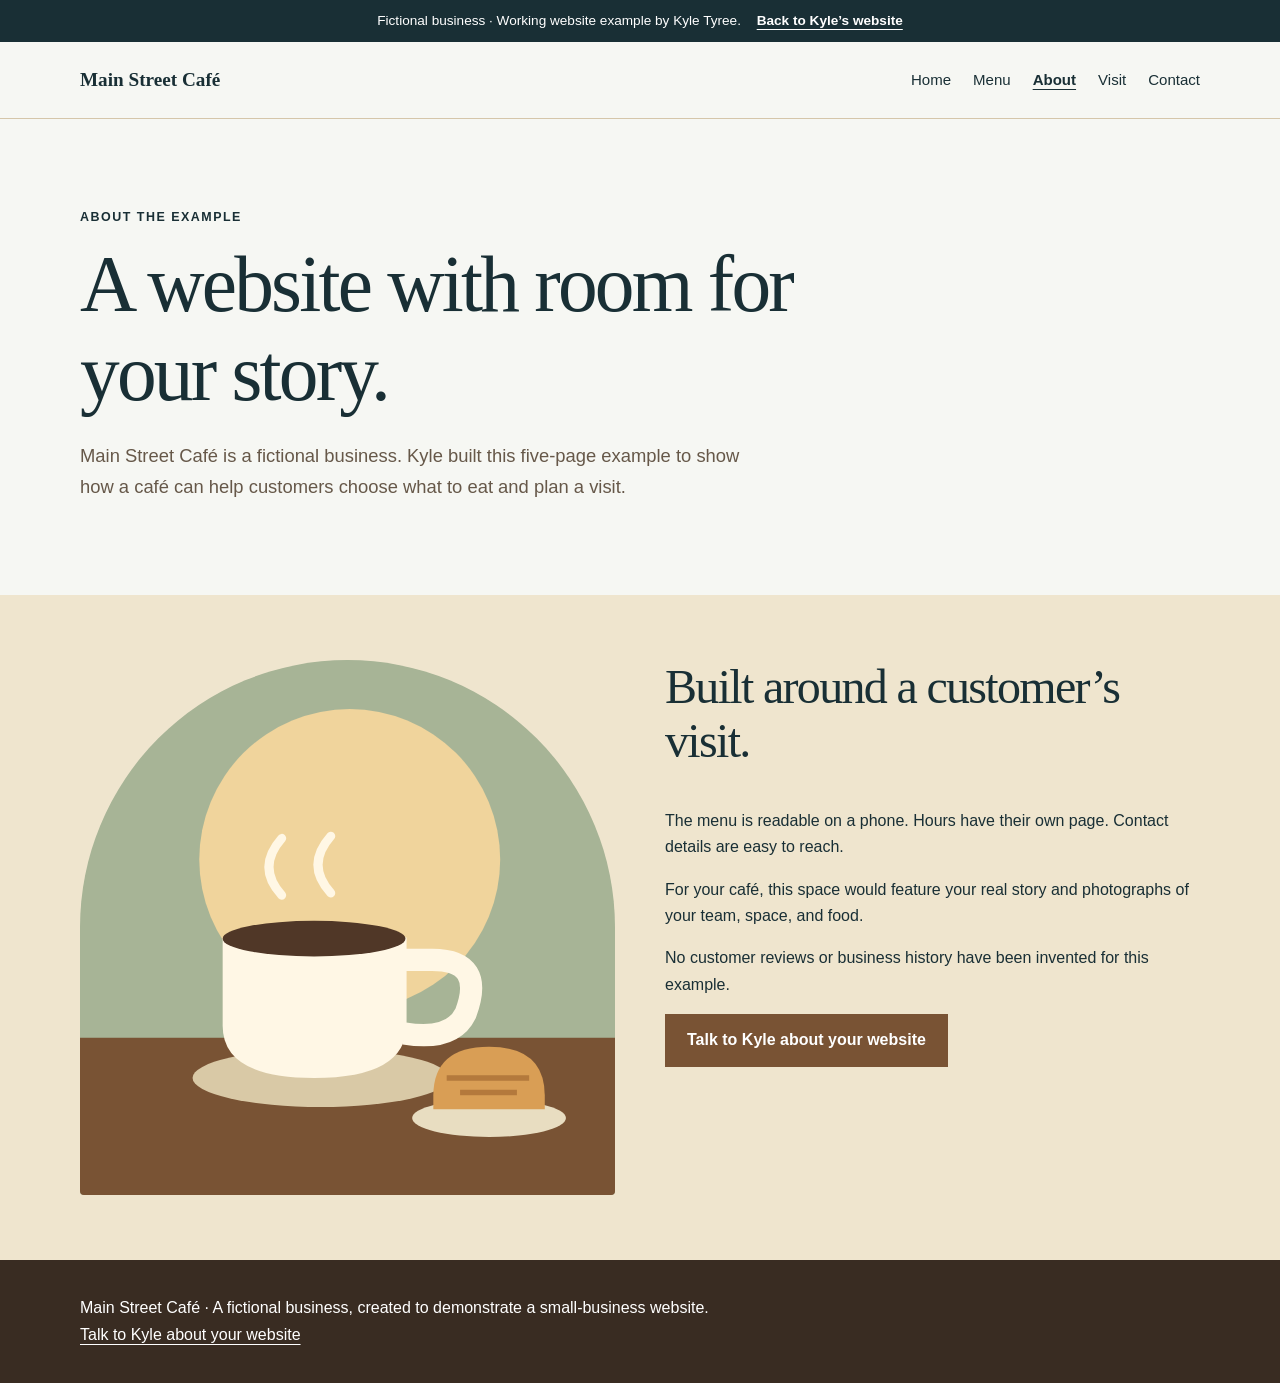
<file: demos/cafe/about.html>
<!doctype html>
<html lang="en">
<head>
<meta charset="utf-8">
<meta name="viewport" content="width=device-width,initial-scale=1">
<meta name="robots" content="noindex,nofollow">
<title>About | Main Street Café · Demo</title>
<link rel="stylesheet" href="../demo.css">
<script src="../demo.js" defer>
</script>
</head>
<body class="cafe">
<a class="skip" href="#main">Skip to content</a>
<div class="demo-banner">Fictional business · Working website example by Kyle Tyree. <a href="/#demo">Back to Kyle’s website</a>
</div>
<header>
<div class="wrap nav">
<a class="brand" href="index.html">Main Street Café</a>
<nav aria-label="Main navigation">
<a href="index.html">Home</a>
<a href="menu.html">Menu</a>
<a href="about.html" aria-current="page">About</a>
<a href="visit.html">Visit</a>
<a href="contact.html">Contact</a>
</nav>
</div>
</header>
<main id="main">
<section class="hero">
<div class="wrap">
<p class="eyebrow">About the example</p>
<h1>A website with room for your story.</h1>
<p class="intro">Main Street Café is a fictional business. Kyle built this five-page example to show how a café can help customers choose what to eat and plan a visit.</p>
</div>
</section>
<section class="section tint">
<div class="wrap two">
<div class="art">
<svg viewBox="0 0 480 480" role="img" aria-label="Illustration of coffee and a biscuit on a café table">
<rect width="480" height="480" fill="#a7b496"/>
<circle cx="242" cy="179" r="135" fill="#f0d49c"/>
<path d="M0 339h480v141H0z" fill="#795334"/>
<ellipse cx="216" cy="375" rx="115" ry="26" fill="#d9c9a6"/>
<path d="M128 249h165v78q0 48-83 48t-82-48z" fill="#fff7e5"/>
<path d="M291 269h25q48 0 30 48-12 25-55 18" fill="none" stroke="#fff7e5" stroke-width="20"/>
<ellipse cx="210" cy="250" rx="82" ry="16" fill="#503727"/>
<path d="M181 211q-23-25 0-51m44 49q-23-25 0-51" fill="none" stroke="#fff7e5" stroke-width="8" stroke-linecap="round"/>
<ellipse cx="367" cy="411" rx="69" ry="17" fill="#e8ddc1"/>
<path d="M317 391q0-44 50-44t50 44v12H317z" fill="#d99e55"/>
<path d="M329 375h74m-62 13h51" stroke="#b4793c" stroke-width="5"/>
</svg>
</div>
<div>
<h2>Built around a customer’s visit.</h2>
<p>The menu is readable on a phone. Hours have their own page. Contact details are easy to reach.</p>
<p>For your café, this space would feature your real story and photographs of your team, space, and food.</p>
<p>No customer reviews or business history have been invented for this example.</p>
<a class="button" href="/#contact">Talk to Kyle about your website</a>
</div>
</div>
</section>
</main>
<footer>
<div class="wrap">
<p>Main Street Café · A fictional business, created to demonstrate a small-business website.</p>
<a href="/#contact">Talk to Kyle about your website</a>
</div>
</footer>
</body>
</html>
</file>
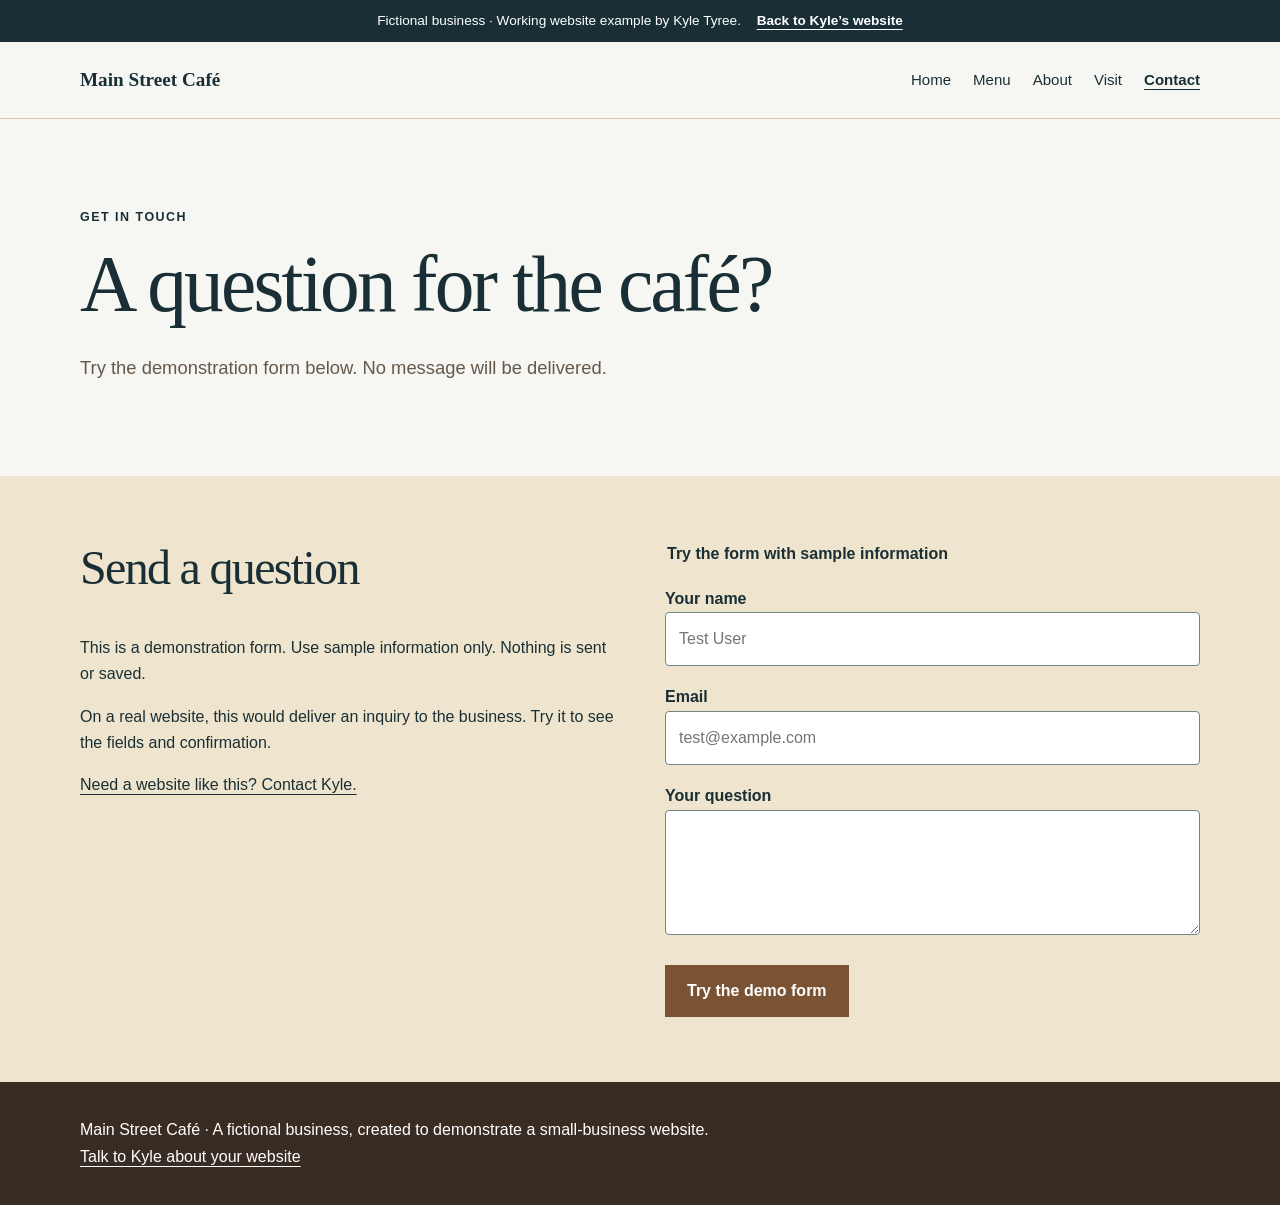
<file: demos/cafe/contact.html>
<!doctype html>
<html lang="en">
<head>
<meta charset="utf-8">
<meta name="viewport" content="width=device-width,initial-scale=1">
<meta name="robots" content="noindex,nofollow">
<title>Contact | Main Street Café · Demo</title>
<link rel="stylesheet" href="../demo.css">
<script src="../demo.js" defer>
</script>
</head>
<body class="cafe">
<a class="skip" href="#main">Skip to content</a>
<div class="demo-banner">Fictional business · Working website example by Kyle Tyree. <a href="/#demo">Back to Kyle’s website</a>
</div>
<header>
<div class="wrap nav">
<a class="brand" href="index.html">Main Street Café</a>
<nav aria-label="Main navigation">
<a href="index.html">Home</a>
<a href="menu.html">Menu</a>
<a href="about.html">About</a>
<a href="visit.html">Visit</a>
<a href="contact.html" aria-current="page">Contact</a>
</nav>
</div>
</header>
<main id="main">
<section class="hero">
<div class="wrap">
<p class="eyebrow">Get in touch</p>
<h1>A question for the café?</h1>
<p class="intro">Try the demonstration form below. No message will be delivered.</p>
</div>
</section>
<section class="section tint">
<div class="wrap two">
<div>
<h2>Send a question</h2>
<p>This is a demonstration form. Use sample information only. Nothing is sent or saved.</p>
<p>On a real website, this would deliver an inquiry to the business. Try it to see the fields and confirmation.</p>
<a href="/#contact">Need a website like this? Contact Kyle.</a>
</div>
<form data-demo-form>
<noscript>
<p>This demonstration form needs JavaScript. No information is sent or saved.</p>
</noscript>
<fieldset disabled>
<legend>Try the form with sample information</legend>
<label for="name">Your name</label>
<input id="name" name="name" required maxlength="100" autocomplete="name" placeholder="Test User">
<label for="email">Email</label>
<input id="email" name="email" type="email" required maxlength="254" autocomplete="email" placeholder="test@example.com">
<label for="message">Your question</label>
<textarea id="message" name="message" required maxlength="2000">
</textarea>
<button class="button" type="submit">Try the demo form</button>
<p class="status" role="status" hidden>
</p>
</fieldset>
</form>
</div>
</section>
</main>
<footer>
<div class="wrap">
<p>Main Street Café · A fictional business, created to demonstrate a small-business website.</p>
<a href="/#contact">Talk to Kyle about your website</a>
</div>
</footer>
</body>
</html>
</file>
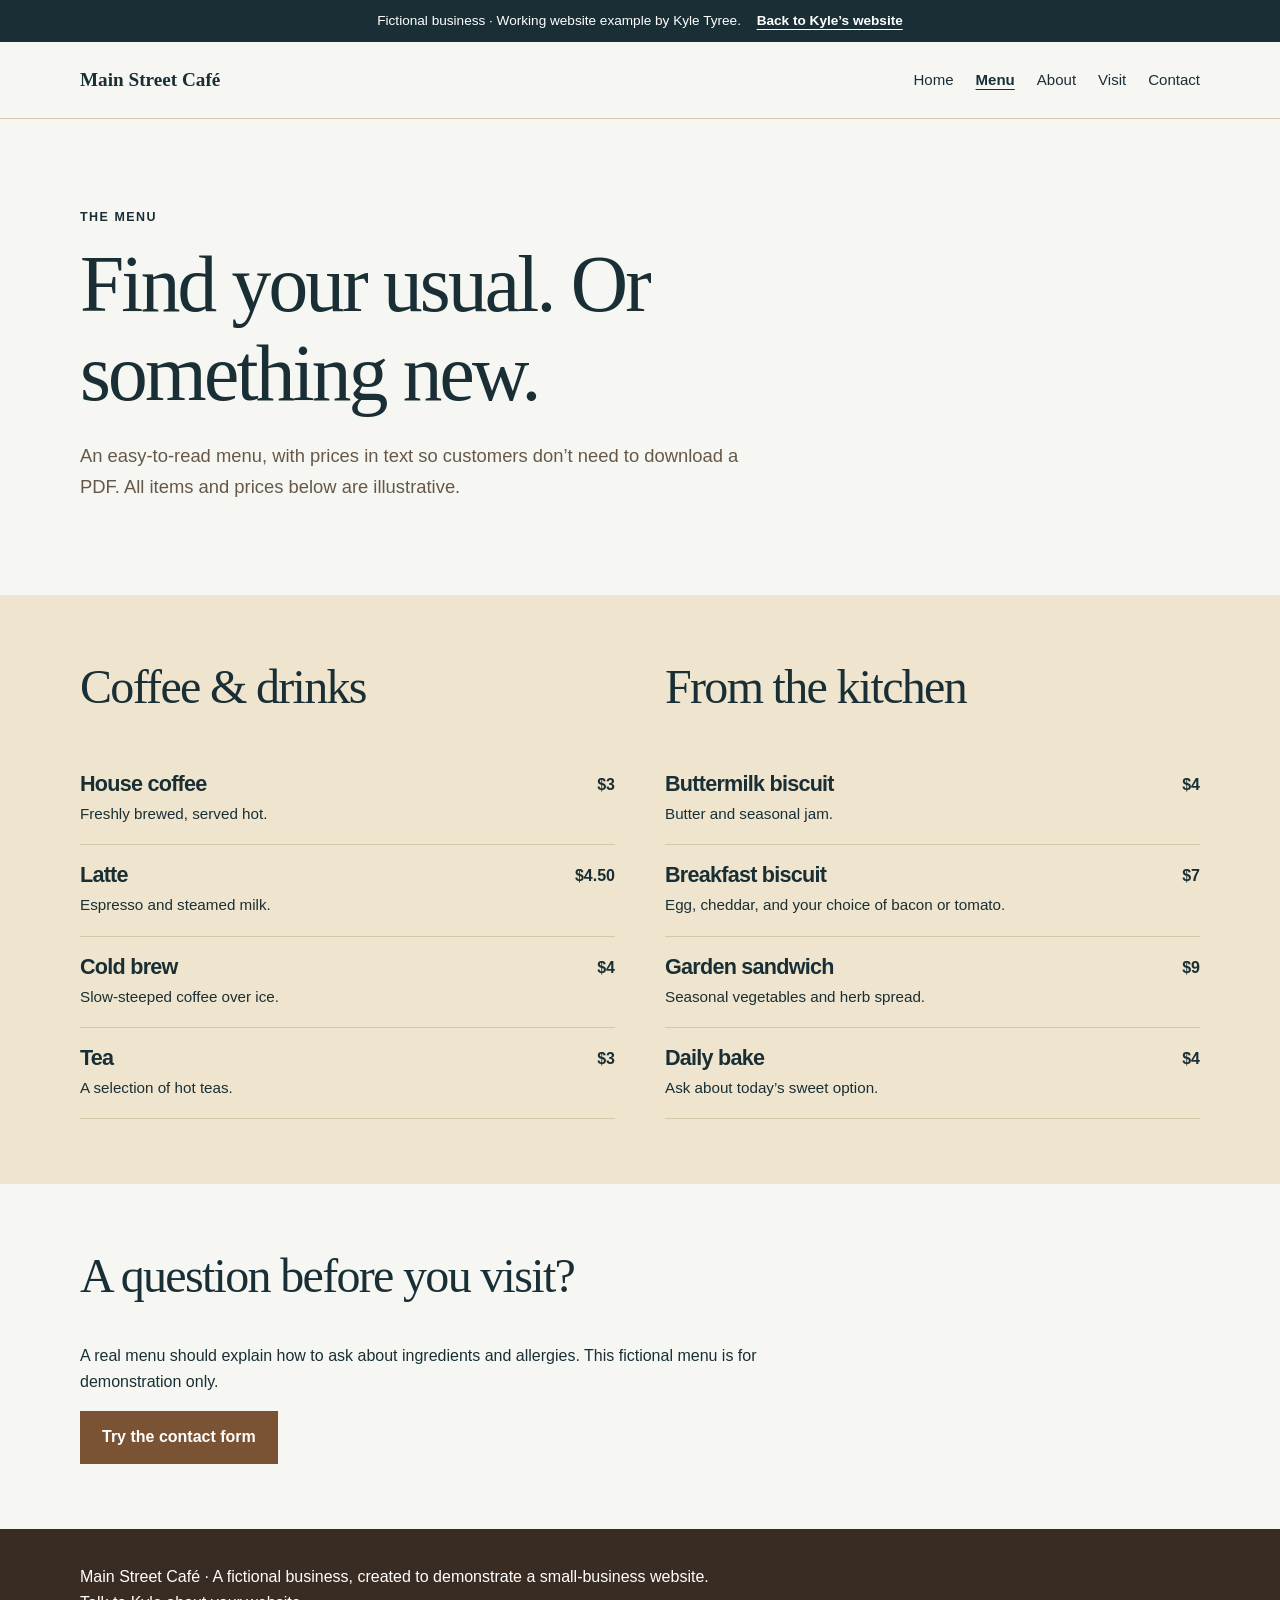
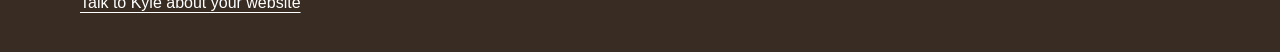
<file: demos/cafe/menu.html>
<!doctype html>
<html lang="en">
<head>
<meta charset="utf-8">
<meta name="viewport" content="width=device-width,initial-scale=1">
<meta name="robots" content="noindex,nofollow">
<title>Menu | Main Street Café · Demo</title>
<link rel="stylesheet" href="../demo.css">
<script src="../demo.js" defer>
</script>
</head>
<body class="cafe">
<a class="skip" href="#main">Skip to content</a>
<div class="demo-banner">Fictional business · Working website example by Kyle Tyree. <a href="/#demo">Back to Kyle’s website</a>
</div>
<header>
<div class="wrap nav">
<a class="brand" href="index.html">Main Street Café</a>
<nav aria-label="Main navigation">
<a href="index.html">Home</a>
<a href="menu.html" aria-current="page">Menu</a>
<a href="about.html">About</a>
<a href="visit.html">Visit</a>
<a href="contact.html">Contact</a>
</nav>
</div>
</header>
<main id="main">
<section class="hero">
<div class="wrap">
<p class="eyebrow">The menu</p>
<h1>Find your usual. Or something new.</h1>
<p class="intro">An easy-to-read menu, with prices in text so customers don’t need to download a PDF. All items and prices below are illustrative.</p>
</div>
</section>
<section class="section tint">
<div class="wrap two">
<div>
<h2>Coffee & drinks</h2>
<article class="menu-row">
<div>
<h3>House coffee</h3>
<p>Freshly brewed, served hot.</p>
</div>
<strong>$3</strong>
</article>
<article class="menu-row">
<div>
<h3>Latte</h3>
<p>Espresso and steamed milk.</p>
</div>
<strong>$4.50</strong>
</article>
<article class="menu-row">
<div>
<h3>Cold brew</h3>
<p>Slow-steeped coffee over ice.</p>
</div>
<strong>$4</strong>
</article>
<article class="menu-row">
<div>
<h3>Tea</h3>
<p>A selection of hot teas.</p>
</div>
<strong>$3</strong>
</article>
</div>
<div>
<h2>From the kitchen</h2>
<article class="menu-row">
<div>
<h3>Buttermilk biscuit</h3>
<p>Butter and seasonal jam.</p>
</div>
<strong>$4</strong>
</article>
<article class="menu-row">
<div>
<h3>Breakfast biscuit</h3>
<p>Egg, cheddar, and your choice of bacon or tomato.</p>
</div>
<strong>$7</strong>
</article>
<article class="menu-row">
<div>
<h3>Garden sandwich</h3>
<p>Seasonal vegetables and herb spread.</p>
</div>
<strong>$9</strong>
</article>
<article class="menu-row">
<div>
<h3>Daily bake</h3>
<p>Ask about today’s sweet option.</p>
</div>
<strong>$4</strong>
</article>
</div>
</div>
</section>
<section class="section">
<div class="wrap">
<h2>A question before you visit?</h2>
<p>A real menu should explain how to ask about ingredients and allergies. This fictional menu is for demonstration only.</p>
<a class="button" href="contact.html">Try the contact form</a>
</div>
</section>
</main>
<footer>
<div class="wrap">
<p>Main Street Café · A fictional business, created to demonstrate a small-business website.</p>
<a href="/#contact">Talk to Kyle about your website</a>
</div>
</footer>
</body>
</html>
</file>
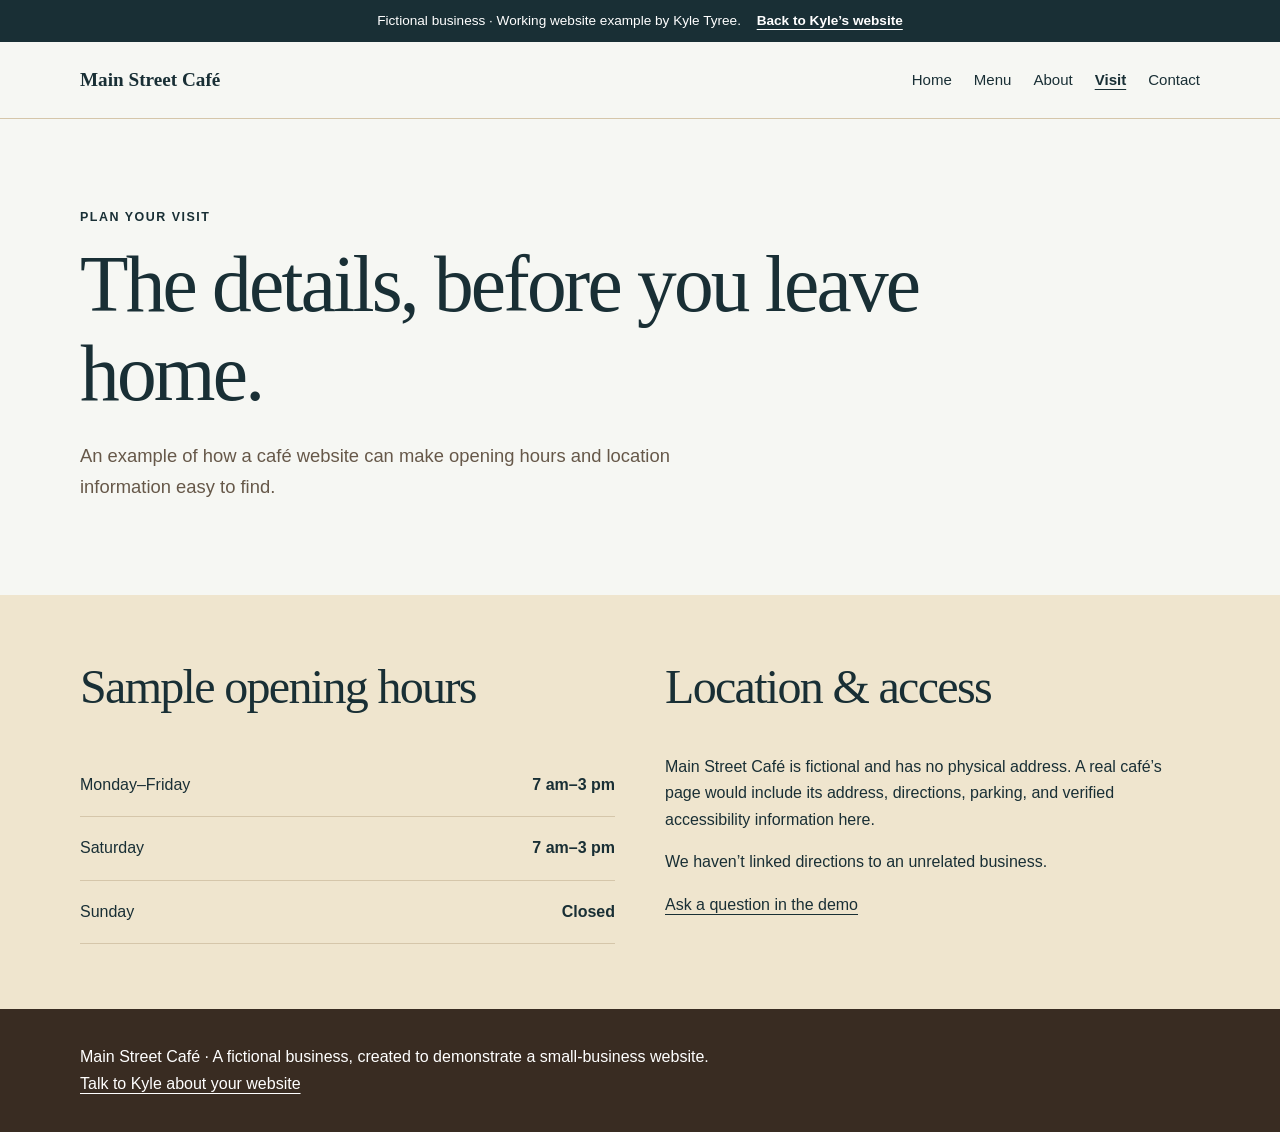
<file: demos/cafe/visit.html>
<!doctype html>
<html lang="en">
<head>
<meta charset="utf-8">
<meta name="viewport" content="width=device-width,initial-scale=1">
<meta name="robots" content="noindex,nofollow">
<title>Visit | Main Street Café · Demo</title>
<link rel="stylesheet" href="../demo.css">
<script src="../demo.js" defer>
</script>
</head>
<body class="cafe">
<a class="skip" href="#main">Skip to content</a>
<div class="demo-banner">Fictional business · Working website example by Kyle Tyree. <a href="/#demo">Back to Kyle’s website</a>
</div>
<header>
<div class="wrap nav">
<a class="brand" href="index.html">Main Street Café</a>
<nav aria-label="Main navigation">
<a href="index.html">Home</a>
<a href="menu.html">Menu</a>
<a href="about.html">About</a>
<a href="visit.html" aria-current="page">Visit</a>
<a href="contact.html">Contact</a>
</nav>
</div>
</header>
<main id="main">
<section class="hero">
<div class="wrap">
<p class="eyebrow">Plan your visit</p>
<h1>The details, before you leave home.</h1>
<p class="intro">An example of how a café website can make opening hours and location information easy to find.</p>
</div>
</section>
<section class="section tint">
<div class="wrap two">
<div>
<h2>Sample opening hours</h2>
<div class="menu-row">
<span>Monday–Friday</span>
<strong>7 am–3 pm</strong>
</div>
<div class="menu-row">
<span>Saturday</span>
<strong>7 am–3 pm</strong>
</div>
<div class="menu-row">
<span>Sunday</span>
<strong>Closed</strong>
</div>
</div>
<div>
<h2>Location &amp; access</h2>
<p>Main Street Café is fictional and has no physical address. A real café’s page would include its address, directions, parking, and verified accessibility information here.</p>
<p>We haven’t linked directions to an unrelated business.</p>
<a href="contact.html">Ask a question in the demo</a>
</div>
</div>
</section>
</main>
<footer>
<div class="wrap">
<p>Main Street Café · A fictional business, created to demonstrate a small-business website.</p>
<a href="/#contact">Talk to Kyle about your website</a>
</div>
</footer>
</body>
</html>
</file>
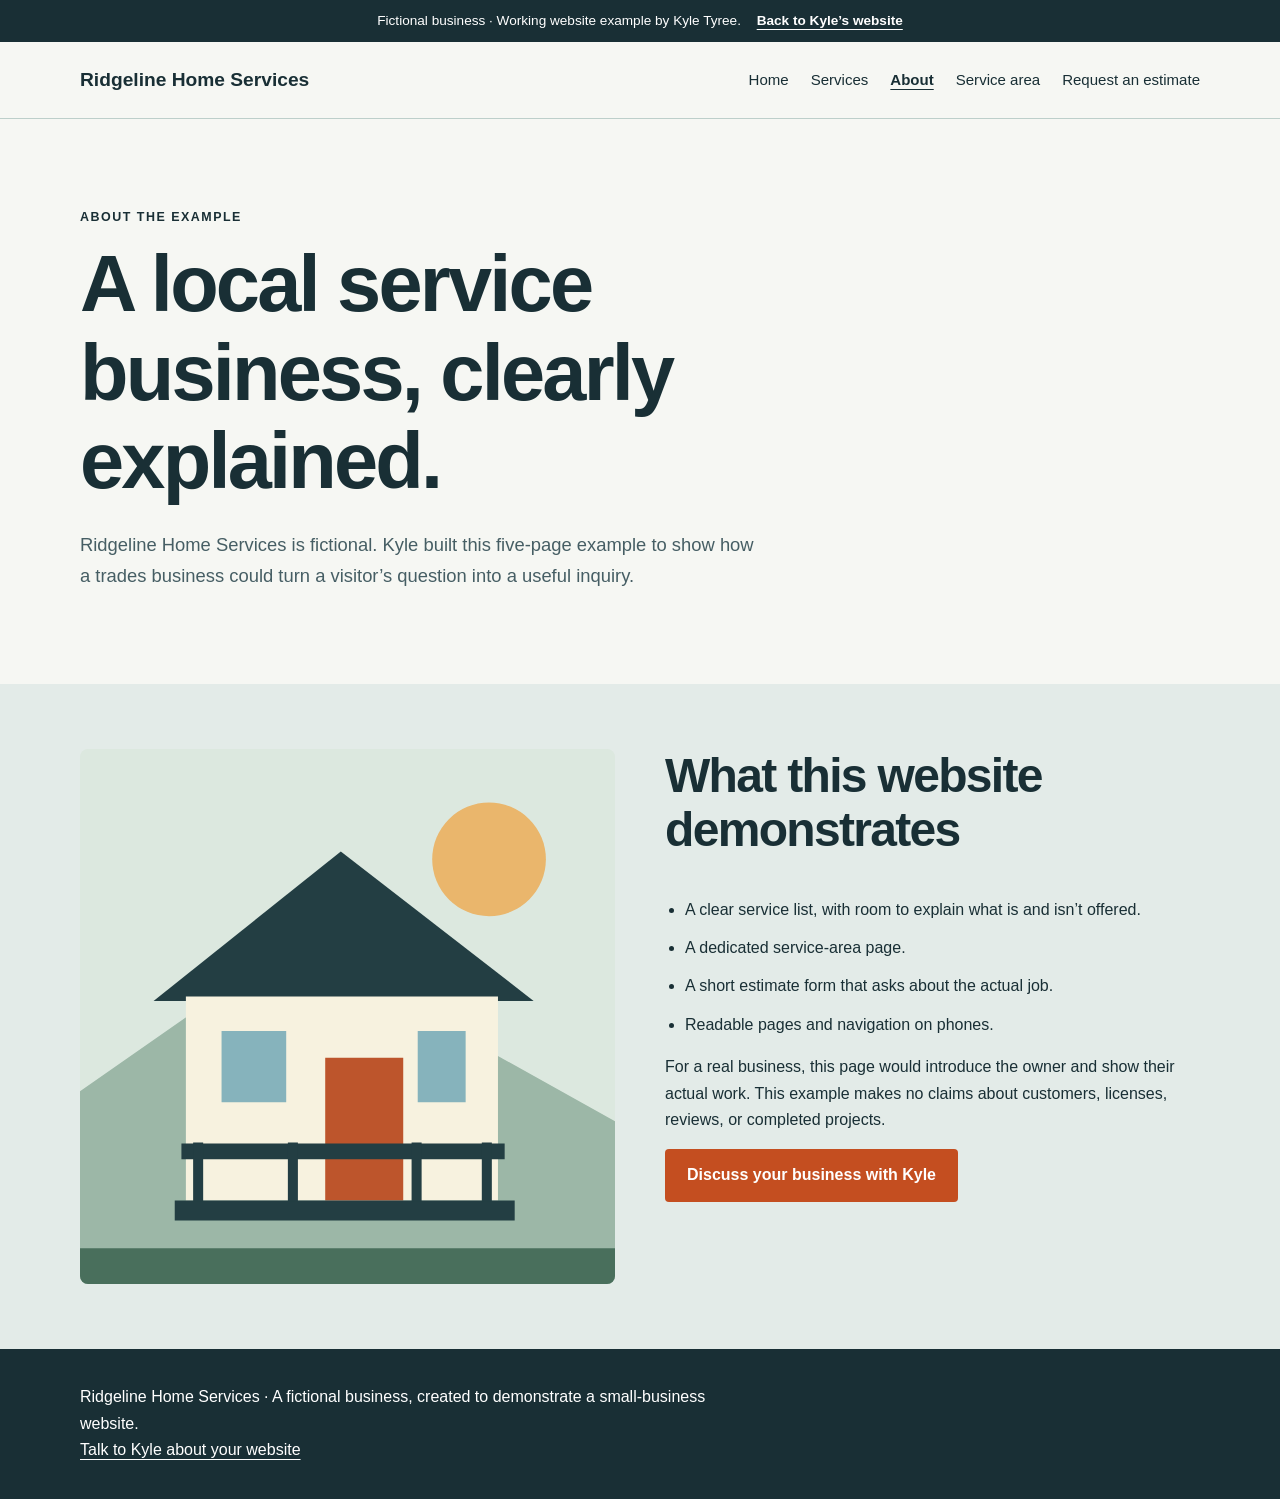
<file: demos/home-services/about.html>
<!doctype html>
<html lang="en">
<head>
<meta charset="utf-8">
<meta name="viewport" content="width=device-width,initial-scale=1">
<meta name="robots" content="noindex,nofollow">
<title>About | Ridgeline Home Services · Demo</title>
<link rel="stylesheet" href="../demo.css">
<script src="../demo.js" defer>
</script>
</head>
<body class="home-services">
<a class="skip" href="#main">Skip to content</a>
<div class="demo-banner">Fictional business · Working website example by Kyle Tyree. <a href="/#demo">Back to Kyle’s website</a>
</div>
<header>
<div class="wrap nav">
<a class="brand" href="index.html">Ridgeline Home Services</a>
<nav aria-label="Main navigation">
<a href="index.html">Home</a>
<a href="services.html">Services</a>
<a href="about.html" aria-current="page">About</a>
<a href="service-area.html">Service area</a>
<a href="contact.html">Request an estimate</a>
</nav>
</div>
</header>
<main id="main">
<section class="hero">
<div class="wrap">
<p class="eyebrow">About the example</p>
<h1>A local service business, clearly explained.</h1>
<p class="intro">Ridgeline Home Services is fictional. Kyle built this five-page example to show how a trades business could turn a visitor’s question into a useful inquiry.</p>
</div>
</section>
<section class="section tint">
<div class="wrap two">
<div class="art">
<svg viewBox="0 0 480 480" role="img" aria-label="Illustration of a home with a repaired porch">
<rect width="480" height="480" fill="#dce8df"/>
<circle cx="367" cy="99" r="51" fill="#eab66c"/>
<path d="M0 307 99 238l75 52 91-76 215 120v146H0Z" fill="#9cb7a7"/>
<path d="M66 226 234 92l173 134" fill="#233e43"/>
<path d="M95 222h280v183H95z" fill="#f7f2df"/>
<path d="M220 277h70v128h-70z" fill="#bd552c"/>
<path d="M127 253h58v64h-58zm176 0h43v64h-43z" fill="#86b3bc"/>
<path d="M91 354h290v14H91zm-6 51h305v18H85z" fill="#233e43"/>
<path d="M106 353v53m85-53v53m111-53v53m63-53v53" stroke="#233e43" stroke-width="9"/>
<path d="M0 448h480v32H0z" fill="#496f5c"/>
</svg>
</div>
<div>
<h2>What this website demonstrates</h2>
<ul class="list">
<li>A clear service list, with room to explain what is and isn’t offered.</li>
<li>A dedicated service-area page.</li>
<li>A short estimate form that asks about the actual job.</li>
<li>Readable pages and navigation on phones.</li>
</ul>
<p>For a real business, this page would introduce the owner and show their actual work. This example makes no claims about customers, licenses, reviews, or completed projects.</p>
<a class="button" href="/#contact">Discuss your business with Kyle</a>
</div>
</div>
</section>
</main>
<footer>
<div class="wrap">
<p>Ridgeline Home Services · A fictional business, created to demonstrate a small-business website.</p>
<a href="/#contact">Talk to Kyle about your website</a>
</div>
</footer>
</body>
</html>
</file>
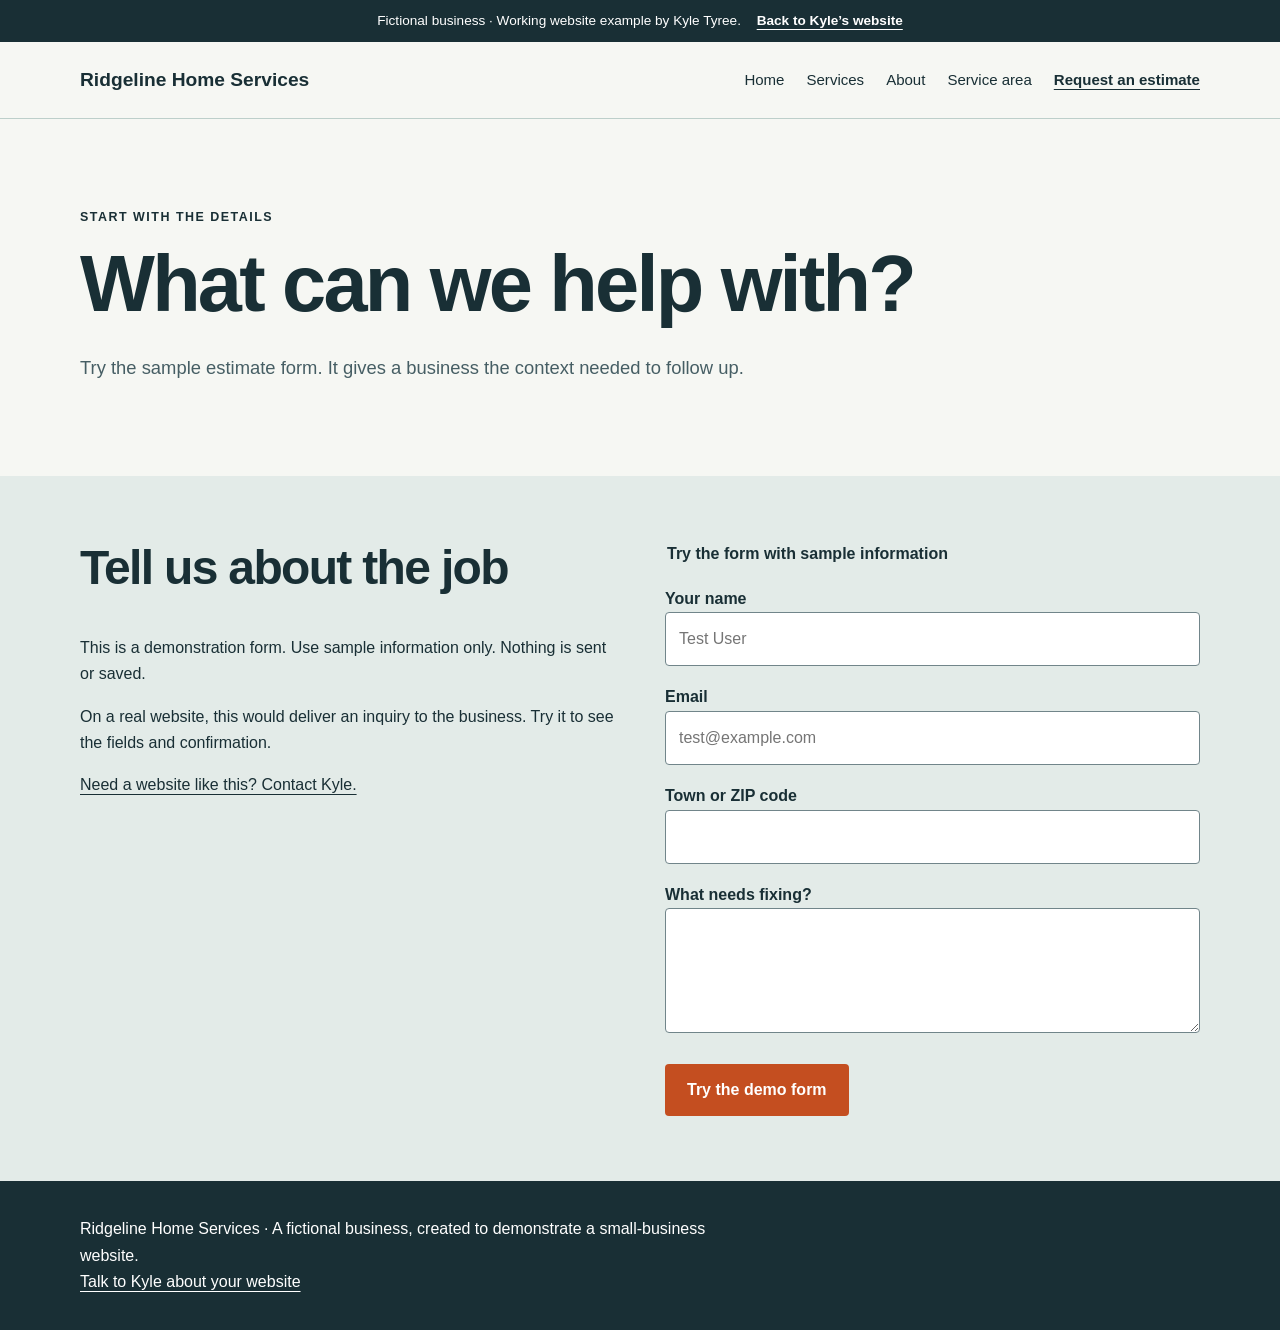
<file: demos/home-services/contact.html>
<!doctype html>
<html lang="en">
<head>
<meta charset="utf-8">
<meta name="viewport" content="width=device-width,initial-scale=1">
<meta name="robots" content="noindex,nofollow">
<title>Request an estimate | Ridgeline Home Services · Demo</title>
<link rel="stylesheet" href="../demo.css">
<script src="../demo.js" defer>
</script>
</head>
<body class="home-services">
<a class="skip" href="#main">Skip to content</a>
<div class="demo-banner">Fictional business · Working website example by Kyle Tyree. <a href="/#demo">Back to Kyle’s website</a>
</div>
<header>
<div class="wrap nav">
<a class="brand" href="index.html">Ridgeline Home Services</a>
<nav aria-label="Main navigation">
<a href="index.html">Home</a>
<a href="services.html">Services</a>
<a href="about.html">About</a>
<a href="service-area.html">Service area</a>
<a href="contact.html" aria-current="page">Request an estimate</a>
</nav>
</div>
</header>
<main id="main">
<section class="hero">
<div class="wrap">
<p class="eyebrow">Start with the details</p>
<h1>What can we help with?</h1>
<p class="intro">Try the sample estimate form. It gives a business the context needed to follow up.</p>
</div>
</section>
<section class="section tint">
<div class="wrap two">
<div>
<h2>Tell us about the job</h2>
<p>This is a demonstration form. Use sample information only. Nothing is sent or saved.</p>
<p>On a real website, this would deliver an inquiry to the business. Try it to see the fields and confirmation.</p>
<a href="/#contact">Need a website like this? Contact Kyle.</a>
</div>
<form data-demo-form>
<noscript>
<p>This demonstration form needs JavaScript. No information is sent or saved.</p>
</noscript>
<fieldset disabled>
<legend>Try the form with sample information</legend>
<label for="name">Your name</label>
<input id="name" name="name" required maxlength="100" autocomplete="name" placeholder="Test User">
<label for="email">Email</label>
<input id="email" name="email" type="email" required maxlength="254" autocomplete="email" placeholder="test@example.com">
<label for="town">Town or ZIP code</label>
<input id="town" name="town" required maxlength="100" autocomplete="postal-code">
<label for="message">What needs fixing?</label>
<textarea id="message" name="message" required maxlength="2000">
</textarea>
<button class="button" type="submit">Try the demo form</button>
<p class="status" role="status" hidden>
</p>
</fieldset>
</form>
</div>
</section>
</main>
<footer>
<div class="wrap">
<p>Ridgeline Home Services · A fictional business, created to demonstrate a small-business website.</p>
<a href="/#contact">Talk to Kyle about your website</a>
</div>
</footer>
</body>
</html>
</file>
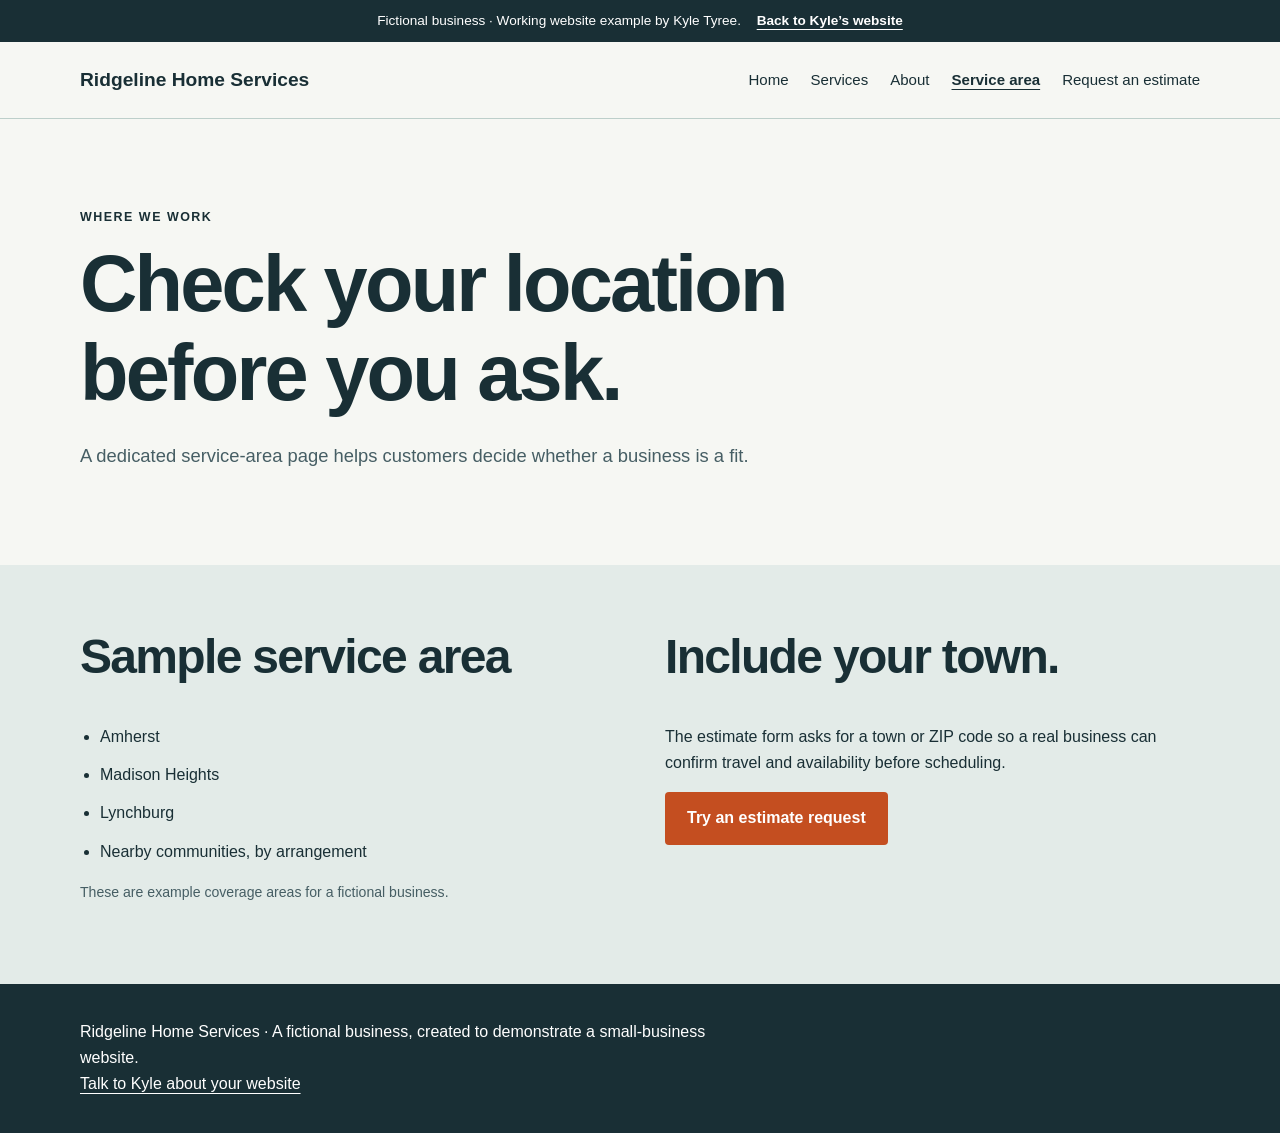
<file: demos/home-services/service-area.html>
<!doctype html>
<html lang="en">
<head>
<meta charset="utf-8">
<meta name="viewport" content="width=device-width,initial-scale=1">
<meta name="robots" content="noindex,nofollow">
<title>Service area | Ridgeline Home Services · Demo</title>
<link rel="stylesheet" href="../demo.css">
<script src="../demo.js" defer>
</script>
</head>
<body class="home-services">
<a class="skip" href="#main">Skip to content</a>
<div class="demo-banner">Fictional business · Working website example by Kyle Tyree. <a href="/#demo">Back to Kyle’s website</a>
</div>
<header>
<div class="wrap nav">
<a class="brand" href="index.html">Ridgeline Home Services</a>
<nav aria-label="Main navigation">
<a href="index.html">Home</a>
<a href="services.html">Services</a>
<a href="about.html">About</a>
<a href="service-area.html" aria-current="page">Service area</a>
<a href="contact.html">Request an estimate</a>
</nav>
</div>
</header>
<main id="main">
<section class="hero">
<div class="wrap">
<p class="eyebrow">Where we work</p>
<h1>Check your location before you ask.</h1>
<p class="intro">A dedicated service-area page helps customers decide whether a business is a fit.</p>
</div>
</section>
<section class="section tint">
<div class="wrap two">
<div>
<h2>Sample service area</h2>
<ul class="list">
<li>Amherst</li>
<li>Madison Heights</li>
<li>Lynchburg</li>
<li>Nearby communities, by arrangement</li>
</ul>
<p class="note">These are example coverage areas for a fictional business.</p>
</div>
<div>
<h2>Include your town.</h2>
<p>The estimate form asks for a town or ZIP code so a real business can confirm travel and availability before scheduling.</p>
<a class="button" href="contact.html">Try an estimate request</a>
</div>
</div>
</section>
</main>
<footer>
<div class="wrap">
<p>Ridgeline Home Services · A fictional business, created to demonstrate a small-business website.</p>
<a href="/#contact">Talk to Kyle about your website</a>
</div>
</footer>
</body>
</html>
</file>
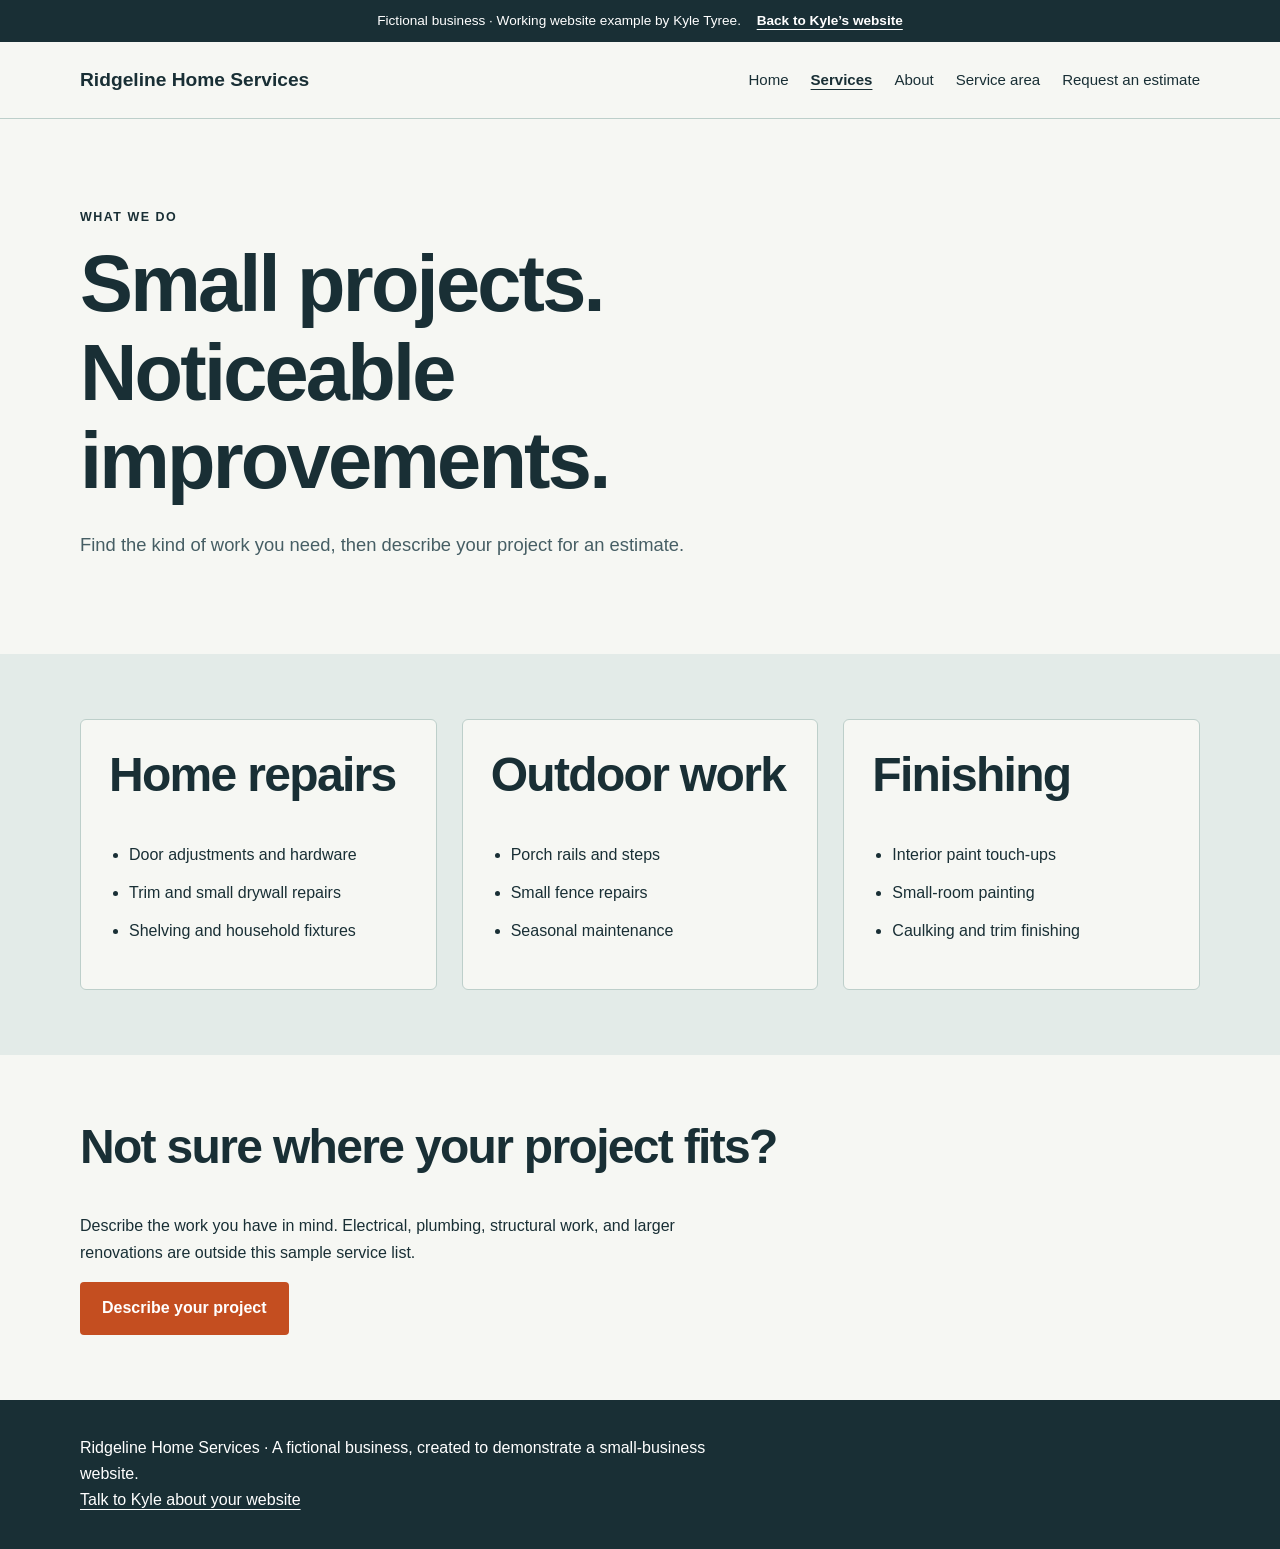
<file: demos/home-services/services.html>
<!doctype html>
<html lang="en">
<head>
<meta charset="utf-8">
<meta name="viewport" content="width=device-width,initial-scale=1">
<meta name="robots" content="noindex,nofollow">
<title>Services | Ridgeline Home Services · Demo</title>
<link rel="stylesheet" href="../demo.css">
<script src="../demo.js" defer>
</script>
</head>
<body class="home-services">
<a class="skip" href="#main">Skip to content</a>
<div class="demo-banner">Fictional business · Working website example by Kyle Tyree. <a href="/#demo">Back to Kyle’s website</a>
</div>
<header>
<div class="wrap nav">
<a class="brand" href="index.html">Ridgeline Home Services</a>
<nav aria-label="Main navigation">
<a href="index.html">Home</a>
<a href="services.html" aria-current="page">Services</a>
<a href="about.html">About</a>
<a href="service-area.html">Service area</a>
<a href="contact.html">Request an estimate</a>
</nav>
</div>
</header>
<main id="main">
<section class="hero">
<div class="wrap">
<p class="eyebrow">What we do</p>
<h1>Small projects. Noticeable improvements.</h1>
<p class="intro">Find the kind of work you need, then describe your project for an estimate.</p>
</div>
</section>
<section class="section tint">
<div class="wrap grid">
<article class="card" id="repairs">
<h2>Home repairs</h2>
<ul class="list">
<li>Door adjustments and hardware</li>
<li>Trim and small drywall repairs</li>
<li>Shelving and household fixtures</li>
</ul>
</article>
<article class="card" id="outdoors">
<h2>Outdoor work</h2>
<ul class="list">
<li>Porch rails and steps</li>
<li>Small fence repairs</li>
<li>Seasonal maintenance</li>
</ul>
</article>
<article class="card" id="finishing">
<h2>Finishing</h2>
<ul class="list">
<li>Interior paint touch-ups</li>
<li>Small-room painting</li>
<li>Caulking and trim finishing</li>
</ul>
</article>
</div>
</section>
<section class="section">
<div class="wrap">
<h2>Not sure where your project fits?</h2>
<p>Describe the work you have in mind. Electrical, plumbing, structural work, and larger renovations are outside this sample service list.</p>
<a class="button" href="contact.html">Describe your project</a>
</div>
</section>
</main>
<footer>
<div class="wrap">
<p>Ridgeline Home Services · A fictional business, created to demonstrate a small-business website.</p>
<a href="/#contact">Talk to Kyle about your website</a>
</div>
</footer>
</body>
</html>
</file>
<file: assets/site.css>
:root {
      color-scheme: light;
      --cream: #f7f9fc;
      --deep: #23344d;
      --on-accent: #fff;
      --paper: #ffffff;
      --ink: #23344d;
      --muted: #526176;
      --accent: #245fc4;
      --accent-hover: #194b9f;
      --accent-pale: #e6eefc;
      --sky: #eaf0f8;
      --sky-deep: #d6e2f2;
      --line: #cbd5e1;
      --sand: #edf1f7;
      --shadow: 0 18px 50px rgba(24, 40, 65, .10);
      --serif: "DM Serif Display", Georgia, serif;
      --sans: "DM Sans", system-ui, sans-serif;
    }

    * { box-sizing: border-box; }
    html { scroll-behavior: smooth; scroll-padding-top: 92px; }
    body {
      margin: 0;
      background: var(--cream);
      color: var(--ink);
      font-family: var(--sans);
      font-size: 16px;
      line-height: 1.65;
      overflow-x: hidden;
    }
    button, a { -webkit-tap-highlight-color: transparent; }
    a { color: inherit; }
    img, svg { display: block; max-width: 100%; }
    .wrap { width: min(1160px, calc(100% - 48px)); margin: 0 auto; }
    .section { padding: 104px 0; }
    .section-head { max-width: 690px; margin-bottom: 42px; }
    .eyebrow {
      display: inline-flex;
      align-items: center;
      gap: 10px;
      margin: 0 0 15px;
      color: var(--accent-hover);
      font-size: .82rem;
      font-weight: 700;
      letter-spacing: .075em;
      text-transform: uppercase;
    }
    .eyebrow::before { content: ""; width: 28px; height: 2px; background: var(--accent); }
    h1, h2, h3, p { margin-top: 0; }
    h1, h2, h3 { text-wrap: balance; }
    h1, h2 { font-family: var(--serif); font-weight: 400; line-height: .98; letter-spacing: -.025em; }
    h1 { max-width: 760px; margin-bottom: 24px; font-size: clamp(3.4rem, 7vw, 6.9rem); }
    h2 { margin-bottom: 18px; font-size: clamp(2.65rem, 4.7vw, 4.6rem); }
    h3 { margin-bottom: 12px; font-size: 1.25rem; line-height: 1.22; }
    p { color: var(--muted); }
    .lede { max-width: 680px; font-size: clamp(1.08rem, 1.6vw, 1.28rem); line-height: 1.7; }

    .site-nav {
      position: sticky;
      z-index: 20;
      top: 0;
      background: color-mix(in srgb, var(--cream) 91%, transparent);
      border-bottom: 1px solid var(--line);
      backdrop-filter: blur(14px);
    }
    .nav-inner { min-height: 74px; display: flex; align-items: center; justify-content: space-between; gap: 26px; }
    .brand {
      width: 42px;
      height: 42px;
      display: grid;
      place-items: center;
      flex: 0 0 auto;
      border: 2px solid var(--ink);
      border-radius: 50%;
      font-family: var(--serif);
      font-size: 1.05rem;
      text-decoration: none;
    }
    .nav-links { display: flex; align-items: center; gap: 27px; margin-left: auto; }
    .nav-links a { position: relative; font-size: .91rem; font-weight: 600; text-decoration: none; }
    .nav-links a:not(.nav-cta)::after {
      content: ""; position: absolute; right: 0; bottom: -5px; left: 0; height: 2px;
      background: var(--accent); transform: scaleX(0); transform-origin: left; transition: transform .2s ease;
    }
    .nav-links a:hover::after, .nav-links a:focus-visible::after { transform: scaleX(1); }
    .nav-cta, .button {
      display: inline-flex;
      align-items: center;
      justify-content: center;
      gap: 9px;
      min-height: 48px;
      padding: 12px 20px;
      border: 1.5px solid var(--accent);
      border-radius: 999px;
      background: var(--accent);
      color: var(--on-accent);
      font-weight: 700;
      line-height: 1.2;
      text-decoration: none;
      transition: background .2s ease, border-color .2s ease, transform .2s ease;
    }
    .button:hover, .nav-cta:hover { background: var(--accent-hover); border-color: var(--accent-hover); transform: translateY(-2px); }
    .button.secondary { background: transparent; color: var(--ink); border-color: var(--line); }
    .button.secondary:hover { background: var(--paper); border-color: var(--ink); }
    .menu-toggle { display: none; border: 0; background: transparent; color: var(--ink); padding: 8px; }

    .hero { position: relative; min-height: 790px; display: grid; align-items: center; padding: 96px 0 210px; overflow: hidden; }
    .hero-copy { position: relative; z-index: 3; }
    .hero-actions { display: flex; flex-wrap: wrap; gap: 12px; margin-top: 32px; }
    .hero-note { display: flex; align-items: center; gap: 11px; margin-top: 28px; color: var(--accent-hover); font-size: .92rem; font-weight: 600; }
    .hero-note svg { width: 20px; }
    .mountains { position: absolute; right: 0; bottom: 0; left: 0; height: 345px; }
    .mountains svg { width: 100%; height: 100%; }

    .packages { background: var(--paper); }
    .package-grid { display: grid; grid-template-columns: repeat(3, 1fr); gap: 18px; align-items: stretch; }
    .package {
      position: relative;
      display: flex;
      flex-direction: column;
      min-height: 410px;
      padding: 32px;
      border: 1px solid var(--line);
      border-radius: 18px 18px 42px 18px;
      background: var(--cream);
    }
    .package.featured { transform: translateY(-12px); background: var(--deep); border-color: var(--deep); color: #fff; box-shadow: var(--shadow); }
    .package.featured p, .package.featured li { color: #dce5f2; }
    .package-tag { align-self: flex-start; margin-bottom: 28px; padding: 6px 11px; border-radius: 999px; background: var(--accent-pale); color: var(--accent-hover); font-size: .73rem; font-weight: 700; letter-spacing: .04em; text-transform: uppercase; }
    .package.featured .package-tag { background: #dbeafe; color: #173d75; }
    .price { margin: 5px 0 23px; color: var(--ink); font-family: var(--serif); font-size: 2.3rem; line-height: 1; }
    .featured .price { color: #fff; }
    .price small { font-family: var(--sans); font-size: .8rem; font-weight: 500; }
    .package ul { display: grid; gap: 12px; margin: 0; padding: 0; list-style: none; }
    .package li { display: flex; gap: 11px; color: var(--muted); }
    .package li::before { content: "✓"; color: var(--accent); font-weight: 800; }
    .package.featured li::before { color: #9cc5ff; }
    .package .fine { margin-top: auto; padding-top: 28px; font-size: .82rem; }

    .how { background: var(--cream); }
    .steps { position: relative; display: grid; grid-template-columns: repeat(3, 1fr); gap: 58px; }
    .steps::before { content: ""; position: absolute; top: 30px; right: 15%; left: 15%; height: 1px; background: var(--line); }
    .step { position: relative; text-align: center; }
    .step-num { position: relative; z-index: 1; width: 61px; height: 61px; display: grid; place-items: center; margin: 0 auto 25px; border-radius: 50%; background: var(--accent); color: var(--on-accent); font-family: var(--serif); font-size: 1.4rem; box-shadow: 0 0 0 9px var(--cream); }
    .step p { margin: 0 auto; max-width: 290px; }

    .about { background: var(--paper); }
    .about-grid { display: grid; grid-template-columns: .42fr 1fr; gap: clamp(46px, 9vw, 118px); align-items: center; }

    .about-copy p { max-width: 700px; font-size: 1.08rem; line-height: 1.8; }
    .about-facts { display: flex; flex-wrap: wrap; gap: 10px; margin-top: 25px; }
    .about-facts span { padding: 8px 13px; border-radius: 999px; background: var(--accent-pale); color: var(--accent-hover); font-size: .82rem; font-weight: 600; }

    .faq { background: var(--sand); }
    .faq-layout { display: grid; grid-template-columns: .58fr 1fr; gap: clamp(45px, 9vw, 120px); }
    .faq-list { border-top: 1px solid var(--line); }
    details { border-bottom: 1px solid var(--line); }
    summary { position: relative; padding: 23px 46px 23px 0; cursor: pointer; list-style: none; font-weight: 700; line-height: 1.4; }
    summary::-webkit-details-marker { display: none; }
    summary::after { content: "+"; position: absolute; right: 7px; top: 18px; font-family: var(--serif); font-size: 1.7rem; font-weight: 400; transition: transform .2s ease; }
    details[open] summary::after { transform: rotate(45deg); }
    details p { margin: -4px 48px 21px 0; }

    .contact { position: relative; overflow: hidden; padding: 118px 0 126px; background: var(--deep); color: #fff; text-align: center; }
    .contact::before, .contact::after { content: ""; position: absolute; border: 1px solid rgba(220,235,242,.18); border-radius: 50%; }
    .contact::before { width: 520px; height: 520px; top: -330px; left: -90px; }
    .contact::after { width: 390px; height: 390px; right: -130px; bottom: -270px; }
    .contact .wrap { position: relative; z-index: 1; }
    .contact h2 { font-size: clamp(3.8rem, 7vw, 6.5rem); }
    .contact p { color: #c6d3e5; }
    .contact-actions { display: flex; justify-content: center; flex-wrap: wrap; gap: 13px; margin: 35px 0 24px; }
    .contact .button { background: #fff; border-color: #fff; color: var(--deep); }
    .contact .button:hover { background: var(--sky); border-color: var(--sky); }
    .contact .button.secondary { background: transparent; border-color: rgba(255,255,255,.48); color: #fff; }
    .contact .button.secondary:hover { background: rgba(255,255,255,.1); border-color: #fff; }
    .contact-note { margin: 0; font-size: .9rem; }
    footer { padding: 26px 0; background: #142034; color: #bdcce0; }
    .footer-inner { display: flex; justify-content: space-between; gap: 24px; font-size: .82rem; }

    :focus-visible { outline: 3px solid #e6a34f; outline-offset: 4px; }

    @media (max-width: 860px) {
      .section { padding: 82px 0; }
      .package-grid { grid-template-columns: 1fr; gap: 16px; }
      .package { min-height: auto; }
      .package.featured { transform: none; }
      .demo-grid, .about-grid, .faq-layout { grid-template-columns: 1fr; }
      .demo-grid { gap: 48px; }
      .faq-layout { gap: 22px; }
    }

    @media (max-width: 760px) {
      .wrap { width: min(100% - 30px, 1160px); }
      .nav-inner { min-height: 66px; }
      .menu-toggle { display: block; margin-left: auto; }
      .nav-links {
        position: absolute;
        top: 66px;
        right: 0;
        left: 0;
        display: none;
        align-items: stretch;
        gap: 0;
        margin: 0;
        padding: 12px 15px 18px;
        background: var(--cream);
        border-bottom: 1px solid var(--line);
        box-shadow: 0 14px 30px rgba(24,40,65,.08);
      }
      .nav-links.open { display: grid; }
      .nav-links a { padding: 12px 10px; }
      .nav-links .nav-cta { margin-top: 6px; padding: 12px 18px; }
      .hero { min-height: 730px; padding-top: 76px; padding-bottom: 190px; }
      h1 { font-size: clamp(3.2rem, 15vw, 5rem); }
      .mountains { height: 270px; width: 142%; left: -20%; }
      .steps { grid-template-columns: 1fr; gap: 38px; }
      .steps::before { top: 26px; bottom: 26px; left: 30px; width: 1px; height: auto; }
      .step { display: grid; grid-template-columns: 61px 1fr; column-gap: 22px; text-align: left; }
      .step-num { grid-row: span 2; margin: 0; box-shadow: 0 0 0 7px var(--cream); }
      .step p { margin: 0; max-width: none; }
      .browser { border-width: 5px; transform: none; }
      .cafe-hero { min-height: 240px; }
      .cafe-copy { padding: 25px 16px 25px 20px; }
      .cafe-copy h4 { font-size: 1.65rem; }
      .cup { transform: translateX(48%) scale(.78); }
      .mini-nav { padding: 16px 18px; }
      .mini-nav span { display: none; }
      .about-copy p { font-size: 1rem; }
      .footer-inner { flex-direction: column; gap: 4px; text-align: center; }
    }

    @media (max-width: 430px) {
      .hero-actions, .contact-actions { flex-direction: column; align-items: stretch; }
      .button { width: 100%; }
      .cafe-hero { grid-template-columns: 1.16fr .84fr; }
      .cafe-copy p { display: none; }
      .cafe-art::before { width: 112px; height: 112px; }
      .cup { right: 47%; }
      .package { padding: 27px 24px; }
    }

    @media (prefers-reduced-motion: reduce) {
      html { scroll-behavior: auto; }
      *, *::before, *::after { transition-duration: .01ms !important; }
    }

    .skip-link { position: absolute; left: 16px; top: -100px; z-index: 30; background: var(--paper); padding: 12px; }
    .skip-link:focus { top: 10px; }
    .hero { min-height: auto; padding: 76px 0 150px; }
    .hero-layout { display: grid; grid-template-columns: 1.3fr .7fr; gap: 64px; align-items: center; }
    h1 { font-size: clamp(3.1rem, 5.4vw, 5rem); line-height: 1.04; }
    .mountains { height: 145px; }
    .hero-card { background: var(--paper); border: 1px solid var(--line); padding: 26px; border-radius: 18px; box-shadow: var(--shadow); }
    .hero-card .portrait { width: 100%; height: 260px; object-fit: cover; object-position: 50% 48%; border-radius: 12px; margin-bottom: 22px; }
    .hero-card h2 { font-family: var(--sans); font-size: 1.35rem; letter-spacing: 0; }
    .hero-card p { margin-bottom: 8px; }
    .benefits { background: var(--deep); color: white; padding: 30px 0; }
    .benefit-grid { display: grid; grid-template-columns: repeat(3,1fr); gap: 35px; }
    .benefits h2 { font-family: var(--sans); font-size: 1.08rem; line-height: 1.4; letter-spacing: 0; margin-bottom: 6px; }
    .benefits p { color: #dce5f2; font-size: .95rem; margin: 0; }
    .demo { background: var(--sky); }
    .demo-cards { display: grid; grid-template-columns: repeat(3, minmax(0, 1fr)); gap: 28px; }
    .demo-card { display: flex; flex-direction: column; border-radius: 16px; background: var(--paper); overflow: hidden; border: 1px solid var(--line); }
    /* Show the captured demo pages without cropping their navigation or hero. */
    .demo-visual { border-bottom: 1px solid var(--line); background: var(--paper); }
    .demo-visual img { width: 100%; height: auto; aspect-ratio: 3 / 2; }
    .demo-card-copy { display: flex; flex-direction: column; flex: 1; padding: 28px; }
    .demo-card-copy ul { padding-left: 20px; color: var(--muted); }
    .demo-card-copy .button { margin-top: auto; align-self: flex-start; }
    @media(max-width: 960px) {
      .demo-cards { grid-template-columns: 1fr; }
    }
    .package-grid { grid-template-columns: 1.2fr .8fr; }
    .package { min-height: auto; }
    .package .button { margin-top: 20px; align-self: flex-start; }
    .package-note { max-width: 850px; margin-top: 28px; }
    .about-grid { grid-template-columns: .65fr 1fr; gap: 65px; }
    .about-heading h2 { font-size: clamp(2.5rem,4vw,3.7rem); }
    .contact-grid { display: grid; grid-template-columns: 1fr 1fr; gap: 60px; text-align: left; }
    .contact h2 { font-size: clamp(2.8rem,4.8vw,4.6rem); }
    .contact-actions { justify-content: flex-start; }
    .contact-steps { padding: 28px; background: rgba(255,255,255,.06); border: 1px solid #657b99; border-radius: 16px; }
    .contact-steps h3 { color: white; }
    .contact-steps ol { padding-left: 23px; color: #dce5f2; }
    .contact-steps li { padding: 8px 0; }
    .text-link { font-weight: 700; text-underline-offset: 4px; }
    @media(max-width: 860px) {
      .hero-layout { grid-template-columns: 1fr; gap: 32px; }
      .hero-card { display: grid; grid-template-columns: 110px 1fr; gap: 20px; align-items: center; max-width: 600px; }
      .hero-card .portrait { height: 140px; margin: 0; object-position: 50% 48%; }
      .hero { padding: 50px 0 125px; }
      .package-grid, .about-grid, .contact-grid { grid-template-columns: 1fr; gap: 28px; }
    }
    @media(max-width: 600px) {
      .benefit-grid, .demo-cards { grid-template-columns: 1fr; }
      .benefit-grid { gap: 22px; }
      .hero-note { align-items: flex-start; }
      .hero-note svg { flex-shrink: 0; }
      .hero-card { grid-template-columns: 86px 1fr; gap: 16px; padding: 18px; }
      .hero-card .portrait { height: 130px; }
      .hero-card h2 { font-size: 1.1rem; }
      .hero-card p { font-size: .9rem; }
      .hero-actions { margin-top: 24px; }
      .contact { padding: 65px 0; }
    }

.service-document { max-width: 820px; }
.service-document section { margin-top: 48px; padding-top: 32px; border-top: 1px solid var(--line); }
.service-document h2 { font-size: clamp(2rem, 4vw, 2.8rem); line-height: 1.15; }
.service-document li { margin-bottom: 12px; color: var(--muted); }

html[data-theme="dark"] {
  color-scheme: dark;
  --cream: #101722;
  --paper: #192332;
  --ink: #eef3fb;
  --muted: #b6c3d6;
  --accent: #8bb8ff;
  --accent-hover: #b0d0ff;
  --accent-pale: #243752;
  --sky: #141e2c;
  --line: #36465d;
  --sand: #1b2534;
  --deep: #17253b;
  --on-accent: #10213c;
  --shadow: 0 18px 50px rgba(0, 0, 0, .22);
}
html[data-theme="dark"] .mountains path:nth-child(1) { fill: #33455f; }
html[data-theme="dark"] .mountains path:nth-child(2) { fill: #2a3b54; }
html[data-theme="dark"] .mountains path:nth-child(3) { fill: #20314a; }
html[data-theme="dark"] .mountains path:nth-child(4) { fill: var(--deep); }
html[data-theme="dark"] .package.featured { border-color: #536f95; }
.theme-toggle {
  display: inline-flex;
  align-items: center;
  justify-content: center;
  gap: 8px;
  flex-shrink: 0;
  min-height: 44px;
  padding: 10px 13px;
  border: 1px solid var(--line);
  border-radius: 999px;
  background: var(--paper);
  color: var(--ink);
  font: 600 .8rem var(--sans);
  cursor: pointer;
}
.theme-toggle:hover { background: var(--accent-pale); border-color: var(--accent); }
.theme-toggle[hidden], .theme-sun { display: none; }
html[data-theme="dark"] .theme-moon { display: none; }
html[data-theme="dark"] .theme-sun { display: block; }
@media (min-width: 761px) { .theme-toggle { order: 2; } }
@media (max-width: 1000px) {
  .theme-toggle span { display: none; }
  .theme-toggle { width: 44px; padding: 10px; }
  .nav-inner { gap: 16px; }
  .nav-links { gap: 18px; }
}
@media (max-width: 760px) {
  .theme-toggle { margin-left: auto; }
  .menu-toggle { margin-left: 0; }
  .nav-links { gap: 0; }
}

html[data-theme="dark"] .contact .button:not(.secondary):hover { background: #eaf0f8; border-color: #eaf0f8; }

/* Portfolio refinements: preserve the existing palette and responsive layout. */
.hero { background: radial-gradient(ellipse at 82% 22%, var(--accent-pale), transparent 54%); }
.hero-layout { gap: clamp(36px, 5vw, 64px); }
.hero-card { padding: 18px; border-radius: 22px; }
.hero-card .portrait { height: 280px; border-radius: 14px; }
.hero-card > div { padding: 6px 8px 8px; }
.hero-card h2 { line-height: 1.3; }
.hero-card .text-link { display: inline-block; margin-top: 10px; }
.benefit-grid > div + div { border-left: 1px solid #657b99; padding-left: 32px; }
.section { padding: 88px 0; }
.section-head h2, .faq-layout > div > h2 { font-size: clamp(2.5rem, 4.4vw, 4rem); line-height: 1.08; }
.demo .section-head { display: grid; grid-template-columns: 1.1fr 1fr; gap: 16px 64px; align-items: end; max-width: none; margin-bottom: 36px; }
.demo .section-head .eyebrow { grid-column: 1 / -1; margin-bottom: 0; }
.demo .section-head h2, .demo .section-head > p:last-child { margin-bottom: 0; }
.demo-card { border-radius: 20px; box-shadow: 0 8px 24px rgba(24, 40, 65, .04); }
.demo-card:hover, .demo-card:focus-within { border-color: var(--accent); }
.demo-card-copy { padding: 26px; }
.demo-category { color: var(--accent-hover); font-size: .73rem; font-weight: 700; letter-spacing: .04em; margin-bottom: 10px; }
.demo-card-copy h3 { font-size: 1.4rem; letter-spacing: -.015em; }
.demo-card-copy > p:not(.demo-category) { margin-bottom: 8px; }
.demo-card-copy ul { margin: 12px 0 28px; padding-left: 18px; font-size: .92rem; }
.demo-card-copy li + li { margin-top: 8px; }
.demo-card-copy .button { width: 100%; font-size: .9rem; }
.package { border-radius: 20px; padding: 34px; }
.package-tag { margin-bottom: 20px; }
.package .price { font-size: 2.75rem; }
.package li { align-items: baseline; }
.about-facts { gap: 8px; }
.faq-list { border-top: 0; }
.faq-list details { padding: 0 22px; border: 1px solid var(--line); border-radius: 12px; background: var(--paper); }
.faq-list details + details { margin-top: 10px; }
.faq-list details[open] { border-color: var(--accent); }
.faq-list summary { padding-top: 20px; padding-bottom: 20px; }
.faq-list summary::after { top: 15px; }
.faq-list details p { margin-bottom: 22px; }
.contact-steps { align-self: center; padding: 34px; }
@media(max-width: 860px) {
  .section { padding: 68px 0; }
  .hero-card { padding: 18px; }
  .hero-card .portrait { height: 140px; }
  .hero-card > div { padding: 0; }
  .hero-card .text-link { margin-top: 4px; }
  .demo .section-head { grid-template-columns: 1fr; gap: 16px; }
}
@media(max-width: 600px) {
  .section { padding: 58px 0; }
  .benefit-grid > div + div { border-left: 0; border-top: 1px solid #657b99; padding: 20px 0 0; }
  .hero-card .portrait { height: 130px; }
  .demo-card-copy { padding: 24px; }
  .package { padding: 28px 24px; }
  .faq-list details { padding: 0 18px; }
  .contact-steps { padding: 24px; }
}

/* Shared studio identity and readable page rhythm. */
.brand { width: auto; height: auto; display: flex; gap: 12px; border: 0; border-radius: 0; }
.brand-mark { display: grid; place-items: center; width: 42px; height: 42px; border: 1.5px solid currentColor; border-radius: 50%; }
.brand-name { font-family: var(--sans); font-size: 1rem; font-weight: 700; line-height: 1.3; letter-spacing: -.025em; }
.brand-name small { display: block; margin-top: 3px; color: var(--muted); font-size: .67rem; font-weight: 500; letter-spacing: .015em; }
.theme-toggle { width: 44px; padding: 10px; }
.theme-toggle span { display: none; }
.hero { padding-top: 58px; padding-bottom: 128px; }
.hero h1 { max-width: none; font-size: clamp(3rem, 5.1vw, 4.6rem); text-wrap: balance; }
.hero .lede { max-width: 56ch; font-size: 1.12rem; line-height: 1.7; }
.hero-card { border-radius: 16px; box-shadow: 0 14px 40px rgba(24,40,65,.07); }
.hero-card .portrait { height: 238px; border-radius: 9px; }
.hero-card .profile-label { margin: 0 0 8px; color: var(--accent-hover); font-size: .68rem; font-weight: 700; letter-spacing: .1em; text-transform: uppercase; }
.hero-card h2 { font-size: 1.2rem; }
.hero-card p:not(.profile-label) { font-size: .92rem; }
.hero-card .text-link { font-size: .9rem; }
.section-head h2, .about h2, .contact h2 { text-wrap: balance; }
.demo-card { border-radius: 14px; }
.demo-category { font-size: .66rem; letter-spacing: .07em; }
.demo-card-copy h3 { font-size: 1.45rem; }
.demo-card-copy .button { border-radius: 8px; }
.package { border-radius: 14px; }
.package-grid { gap: 24px; }
.package.featured { transform: none; }
.step-num { width: 52px; height: 52px; font-size: 1.1rem; }
.step h3 { margin-bottom: 14px; }
.about-facts span { border-radius: 6px; }
.service-document { max-width: 850px; }
.service-document > h1 { font-size: clamp(3rem, 6vw, 4.75rem); }
.service-document section { scroll-margin-top: 95px; }
.service-document section h2 { font-size: clamp(1.8rem, 3vw, 2.35rem); }
.service-nav { display: flex; flex-wrap: wrap; gap: 8px; padding: 24px; margin-top: 32px; border: 1px solid var(--line); border-radius: 12px; background: var(--paper); }
.service-nav > span { width: 100%; margin-bottom: 5px; font-size: .72rem; text-transform: uppercase; letter-spacing: .08em; font-weight: 700; color: var(--muted); }
.service-nav a { padding: 8px 12px; border: 1px solid var(--line); border-radius: 6px; font-size: .85rem; text-decoration: none; }
.service-nav a:hover { border-color: var(--accent); background: var(--accent-pale); }
@media (max-width: 1000px) and (min-width: 761px) {
  .brand-name small { display: none; }
  .nav-inner { gap: 12px; }
  .nav-links { gap: 14px; }
  .nav-links a { font-size: .82rem; }
  .nav-cta { padding: 10px 14px; }
}
@media (max-width: 860px) {
  .hero { padding-top: 48px; padding-bottom: 115px; }
  .hero h1 { max-width: 15ch; }
  .hero-card .portrait { height: 150px; }
  .hero-card { max-width: 620px; }
}
@media (max-width: 600px) {
  .nav-inner { gap: 10px; }
  .brand-name { font-size: .9rem; }
  .brand-name small { font-size: .59rem; }
  .brand-mark { width: 36px; height: 36px; }
  .brand { gap: 9px; }
  .hero { padding-top: 36px; }
  .hero h1 { font-size: clamp(2.65rem, 11vw, 3.75rem); }
  .hero .lede { font-size: 1rem; }
  .hero-card { grid-template-columns: 90px 1fr; padding: 15px; }
  .hero-card .portrait { height: 142px; }
  .hero-card h2 { font-size: 1.08rem; }
  .hero-card .profile-label { font-size: .59rem; margin-bottom: 6px; }
  .hero-card p:not(.profile-label) { font-size: .82rem; }
  .hero-card .text-link { font-size: .82rem; }
  .service-nav { padding: 18px; }
  .service-nav a { flex-grow: 1; text-align: center; }
  header.site-nav .text-link { font-size: .78rem; max-width: 100px; text-align: right; }
  header.site-nav .brand-name small { display: none; }
}

/* Independent studio portfolio. Commercial terms and service-page content are unchanged. */
:root{--sans:Arial,Helvetica,sans-serif;--serif:Arial,Helvetica,sans-serif;--cream:#fafaf7;--paper:#fff;--ink:#202723;--muted:#56605b;--accent:#2258d5;--accent-hover:#163e9a;--accent-pale:#e5ecff;--sky:#f0f1ec;--line:#c6cdc5;--deep:#202723;--sand:#eceee7;--shadow:none}
body{font-family:var(--sans)}.wrap{width:min(1240px,calc(100% - 80px))}h1,h2,h3{font-family:var(--sans);font-weight:600;letter-spacing:-.06em}.site-nav{background:var(--cream);border-bottom:1px solid var(--line)}.brand-name{font-size:18px;letter-spacing:-.04em}.brand-name small{font-size:10px;font-weight:400}.brand-mark{border-radius:0;border:0;background:var(--ink);color:var(--paper);font-size:14px;width:40px;height:40px}.nav-links a{font-size:13px}.nav-cta{border-radius:0}.button,.button.secondary{border-radius:0;min-height:50px;font-size:14px;font-weight:600;box-shadow:none}.theme-toggle{border-radius:0}.hero{background:var(--cream);padding:65px 0 70px;border-bottom:1px solid var(--line)}.hero-layout{display:grid;grid-template-columns:1.65fr .65fr;gap:80px;align-items:center}.hero .eyebrow{font-size:10px;letter-spacing:.1em;color:var(--muted);margin-bottom:32px}.hero h1{font-size:clamp(56px,6.8vw,98px);line-height:1.03;max-width:900px;text-wrap:initial;letter-spacing:-.075em}.hero h1 span{color:var(--accent)}.hero .lede{font-size:18px;line-height:1.7;max-width:610px;margin-top:25px}.hero-actions{margin-top:32px;gap:30px}.hero-note{font:11px var(--sans);color:var(--muted);margin-top:30px}.hero-card{background:var(--paper);border:1px solid var(--line);padding:0;display:block;border-radius:0;box-shadow:none;max-width:340px;transform:rotate(2deg)}.hero-card .portrait{height:295px;width:100%;object-fit:cover;object-position:50% 42%;border-radius:0;margin:0}.hero-card>div{padding:22px}.hero-card .profile-label{font-size:10px;letter-spacing:0;color:var(--muted);text-transform:none}.hero-card h2{font-size:26px;margin-bottom:7px}.hero-card .text-link{font-size:12px;margin-top:10px}.eyebrow{font-size:10px;letter-spacing:.12em;font-weight:600}.section{padding-block:90px}.section-head h2,.about h2,.contact h2{font-size:clamp(38px,4.2vw,61px);line-height:1.04;letter-spacing:-.065em}.demo{background:var(--cream)}.demo .section-head{display:grid;grid-template-columns:1.1fr 1fr;gap:25px 80px;margin-bottom:55px}.demo .section-head .eyebrow{grid-column:1/-1}.demo .section-head>p:last-child{font-size:15px;line-height:1.7;max-width:490px}.demo-cards{display:flex;flex-direction:column;gap:65px}.demo-card{display:grid;grid-template-columns:1.22fr 1fr;align-items:center;overflow:visible;background:transparent;border:0;border-top:1px solid var(--line);border-radius:0;padding-top:45px;box-shadow:none;gap:65px}.demo-card:hover,.demo-card:focus-within{border-color:var(--line)}.work-visual{position:relative;padding:35px 55px 55px 25px;background:#d9ded9;min-width:0}.case-cafe .work-visual{background:#eadca2}.case-restaurant .work-visual{background:#402931}.desktop-view{border:5px solid #1d2521;box-shadow:0 12px 20px rgba(0,0,0,.14);background:#fff}.desktop-view img{display:block;width:100%;height:auto}.mobile-view{position:absolute;right:18px;bottom:32px;width:25%;max-width:125px;aspect-ratio:480/1080;border:5px solid #1d2521;border-radius:15px;overflow:hidden;background:#fff;box-shadow:0 7px 20px rgba(0,0,0,.18)}.mobile-view img{display:block;width:100%;height:100%;object-fit:cover}.work-visual>p{font:10px var(--sans);position:absolute;left:25px;bottom:16px;margin:0;color:#28322b}.case-restaurant .work-visual>p{color:#f6eddf}.demo-card-copy{padding:0;display:block}.demo-category{font-size:10px;color:var(--muted);text-transform:uppercase;letter-spacing:.08em;margin:0 0 20px}.demo-card-copy h3{font-size:clamp(30px,2.7vw,41px);line-height:1.1;margin-bottom:25px}.case-note{margin-top:18px}.case-note h4{font-size:11px;letter-spacing:.02em;margin:0 0 6px;font-weight:700}.case-note p,.demo-card-copy .case-interaction{font-size:14px;line-height:1.7;color:var(--muted);margin:0}.demo-card-copy .case-interaction{margin-top:20px;padding-top:18px;border-top:1px solid var(--line)}.demo-card-copy .button{width:auto;margin-top:22px;font-size:12px;align-self:auto;padding-inline:18px}.package-note{font-size:12px}.packages{background:var(--sky)}.package{border-radius:0;box-shadow:none}.package-grid{grid-template-columns:1fr 1fr;gap:30px}.package .price{font-size:48px;font-weight:600;letter-spacing:-.06em}.package-tag{font-size:11px;letter-spacing:.06em}.steps{gap:35px}.step-num{border-radius:0;background:transparent;border:1px solid var(--line);color:var(--accent);font-size:18px}.step h3{font-size:24px}.step p{font-size:14px}.about{background:var(--sky)}.about-grid{grid-template-columns:1fr 1fr;gap:80px}.about-copy p{font-size:15px}.about-facts span{border-radius:0;font-size:11px}.faq-list details{border-radius:0;box-shadow:none;background:transparent}.faq-list summary{font-size:14px}.contact{background:var(--deep);color:#fff}.contact h2{color:#fff}.contact-steps{border-radius:0;background:transparent}.contact-actions .button{border-radius:0}.contact-steps h3{font-size:24px}.service-nav,.service-nav a{border-radius:0}.service-document>h1{font-size:clamp(44px,5.8vw,74px)}.service-document h2{font-size:35px}.mountains{display:none}.text-link{font-weight:600}
html[data-theme=dark]{--cream:#171d1a;--paper:#202923;--ink:#eff3ed;--muted:#bdc8bd;--accent:#a6beff;--accent-hover:#c5d3ff;--accent-pale:#283753;--sky:#202923;--line:#536453;--deep:#111713;--sand:#263128;--on-accent:#172443}.contact .button{background:#fff;color:#202723;border-color:#fff}.contact .button.secondary{background:transparent;color:#fff}.contact-steps,.contact p,.contact li{color:#dce4dc}
@media(max-width:1000px){.wrap{width:calc(100% - 48px)}.hero-layout{gap:40px;grid-template-columns:1.4fr .7fr}.hero h1{font-size:68px}.hero .lede{font-size:16px}.hero-card .portrait{height:245px}.demo-card{gap:35px;grid-template-columns:1.1fr 1fr}.work-visual{padding:25px 40px 50px 20px}.demo-card-copy h3{font-size:32px}.case-note p{font-size:13px}}
@media(max-width:860px){.hero-layout{grid-template-columns:1fr}.hero-copy{max-width:700px}.hero-card{max-width:440px;display:grid;grid-template-columns:120px 1fr;transform:none;align-items:center}.hero-card .portrait{height:160px;margin:0}.hero-card>div{padding:20px}.hero-card .profile-label{font-size:9px}.hero-card h2{font-size:25px}.hero h1{max-width:none}.demo .section-head{grid-template-columns:1fr;gap:20px}.demo-card{grid-template-columns:1fr;gap:30px}.work-visual{max-width:700px;padding:35px 75px 60px 35px}.demo-card-copy{max-width:650px}.demo-card-copy h3{font-size:36px}.case-note p,.demo-card-copy .case-interaction{font-size:14px}.demo-cards{gap:50px}.section{padding-block:65px}.about-grid{grid-template-columns:1fr;gap:30px}.package-grid{grid-template-columns:1fr}.nav-links{background:var(--cream)}}
@media(max-width:600px){.wrap{width:calc(100% - 36px)}.brand-name{font-size:14px}.brand-name small{font-size:8px}.brand-mark{width:32px;height:32px}.hero{padding:38px 0 45px}.hero .eyebrow{font-size:9px;line-height:1.7;max-width:270px;margin-bottom:25px}.hero h1{font-size:clamp(47px,12vw,68px);line-height:1.04;max-width:none}.hero .lede{font-size:16px;margin-top:24px}.hero-actions{gap:22px;align-items:flex-start;flex-direction:column}.hero-note{font-size:10px;line-height:1.6}.hero-card{grid-template-columns:100px 1fr;margin-top:4px}.hero-card .portrait{height:135px}.hero-card>div{padding:15px}.hero-card h2{font-size:24px}.hero-card .text-link{font-size:11px}.demo .section-head>p:last-child{font-size:14px}.section-head h2,.about h2,.contact h2{font-size:40px}.demo .section-head{margin-bottom:35px}.demo-card{padding-top:30px}.work-visual{padding:20px 42px 45px 16px}.desktop-view{border-width:3px}.mobile-view{right:12px;bottom:25px;border-width:3px;border-radius:9px;width:24%}.work-visual>p{left:16px;bottom:13px;font-size:8px}.demo-card-copy h3{font-size:32px}.demo-card-copy .button{width:100%;font-size:12px;gap:10px}.section{padding-block:50px}.package{padding:28px 24px}.hero-card .profile-label{margin-bottom:7px}.demo-category{font-size:9px}.contact-steps{padding:24px}.contact-actions .button{font-size:13px}}
</file>
<file: demos/demo.css>
:root{--ink:#192f35;--muted:#465e64;--paper:#f6f7f3;--accent:#c44e20;--light:#e3ebe8;--line:#bdcfca;font-family:Arial,sans-serif;color:var(--ink);background:var(--paper);line-height:1.65}
*{box-sizing:border-box}body{margin:0}a{color:inherit;text-underline-offset:4px}img,svg{max-width:100%;display:block}.wrap{width:min(1120px,calc(100% - 40px));margin:auto}.demo-banner{background:#192f35;color:white;padding:10px 20px;text-align:center;font-size:.85rem}.demo-banner a{font-weight:bold;margin-left:12px}header{border-bottom:1px solid var(--line)}.nav{display:flex;justify-content:space-between;align-items:center;gap:24px;padding:22px 0}.brand{font-size:1.2rem;font-weight:800;text-decoration:none}.nav nav{display:flex;gap:22px;flex-wrap:wrap}.nav nav a{text-decoration:none;font-size:.94rem}.nav [aria-current=page]{text-decoration:underline;font-weight:bold}h1,h2,h3{line-height:1.12;letter-spacing:-.035em}h1{font-size:clamp(2.8rem,6.2vw,5.3rem);margin:12px 0 24px;max-width:850px}h2{font-size:clamp(2rem,4vw,3rem);margin-top:0}h3{font-size:1.35rem}p{max-width:680px}.eyebrow{font-size:.78rem;font-weight:800;letter-spacing:.12em;text-transform:uppercase}.hero{padding:75px 0}.hero-grid{display:grid;grid-template-columns:1.12fr .88fr;gap:50px;align-items:center}.intro{font-size:1.15rem;color:var(--muted)}.button{display:inline-flex;align-items:center;justify-content:center;background:var(--accent);color:white;padding:13px 22px;text-decoration:none;font-weight:bold;border:0;border-radius:4px;font:inherit;font-weight:700;cursor:pointer;min-height:48px}.actions{display:flex;gap:14px;align-items:center;flex-wrap:wrap;margin-top:28px}.section{padding:65px 0}.tint{background:var(--light)}.grid{display:grid;grid-template-columns:repeat(3,1fr);gap:25px}.card{background:var(--paper);border:1px solid var(--line);padding:28px;border-radius:6px}.card p{color:var(--muted)}.two{display:grid;grid-template-columns:1fr 1fr;gap:50px}.list{padding-left:20px}.list li{margin-bottom:12px}.art{border-radius:8px;overflow:hidden}.note{font-size:.88rem;color:var(--muted)}footer{background:var(--ink);color:white;padding:35px 0}footer p{margin:0}label{display:block;font-weight:bold;margin-top:18px}input,textarea,select{width:100%;padding:13px;border:1px solid #71858a;border-radius:4px;background:white;color:#192f35;font:inherit}textarea{min-height:125px}form .button{margin-top:22px}.status{padding:16px;background:var(--light);border-left:4px solid var(--accent)}[hidden]{display:none!important}.skip{position:absolute;top:-100px;left:20px;background:white;padding:12px;z-index:10}.skip:focus{top:0}:focus-visible{outline:3px solid #1467cf;outline-offset:4px}.menu-row{display:flex;justify-content:space-between;gap:20px;border-bottom:1px solid var(--line);padding:18px 0}.menu-row h3{margin:0 0 5px}.menu-row p{margin:0;font-size:.95rem}.menu-row strong{white-space:nowrap}.cafe{--ink:#392c22;--muted:#665849;--paper:#fcf8ee;--accent:#795334;--light:#efe5ce;--line:#d5c6aa}.cafe h1,.cafe h2{font-family:Georgia,serif;font-weight:400}.cafe .brand{font-family:Georgia,serif}.cafe .button{border-radius:0}.cafe .art{border-radius:50% 50% 4px 4px}.cafe footer{background:#392c22}
@media(max-width:750px){.nav{align-items:flex-start;flex-direction:column;gap:12px}.nav nav{gap:12px 20px}.hero{padding:45px 0}.hero-grid,.two,.grid{grid-template-columns:1fr;gap:25px}.hero-grid .art{max-width:460px}.section{padding:45px 0}.demo-banner a{display:block;margin:3px 0 0}.wrap{width:calc(100% - 32px)}}@media(prefers-reduced-motion:reduce){*{scroll-behavior:auto!important}}

fieldset{border:0;padding:0;margin:0;min-width:0}legend{font-weight:bold}
</file>
